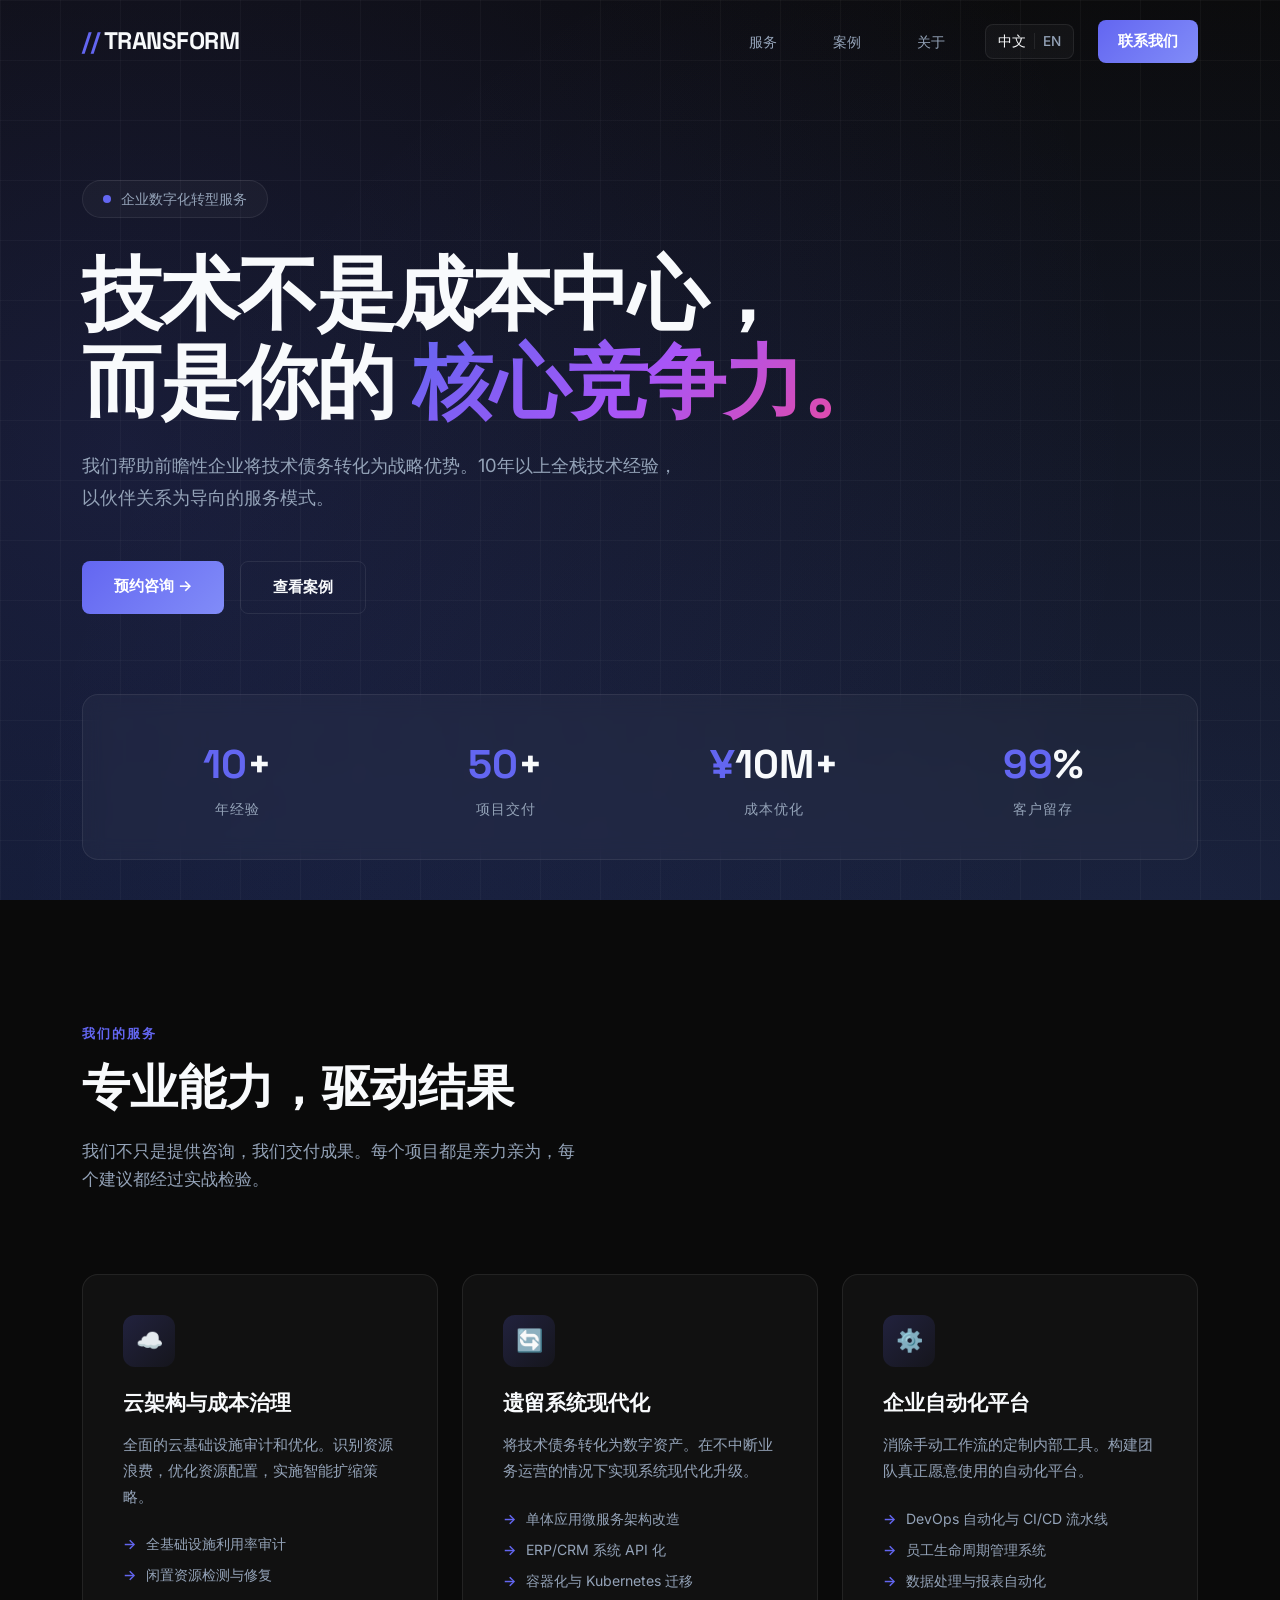
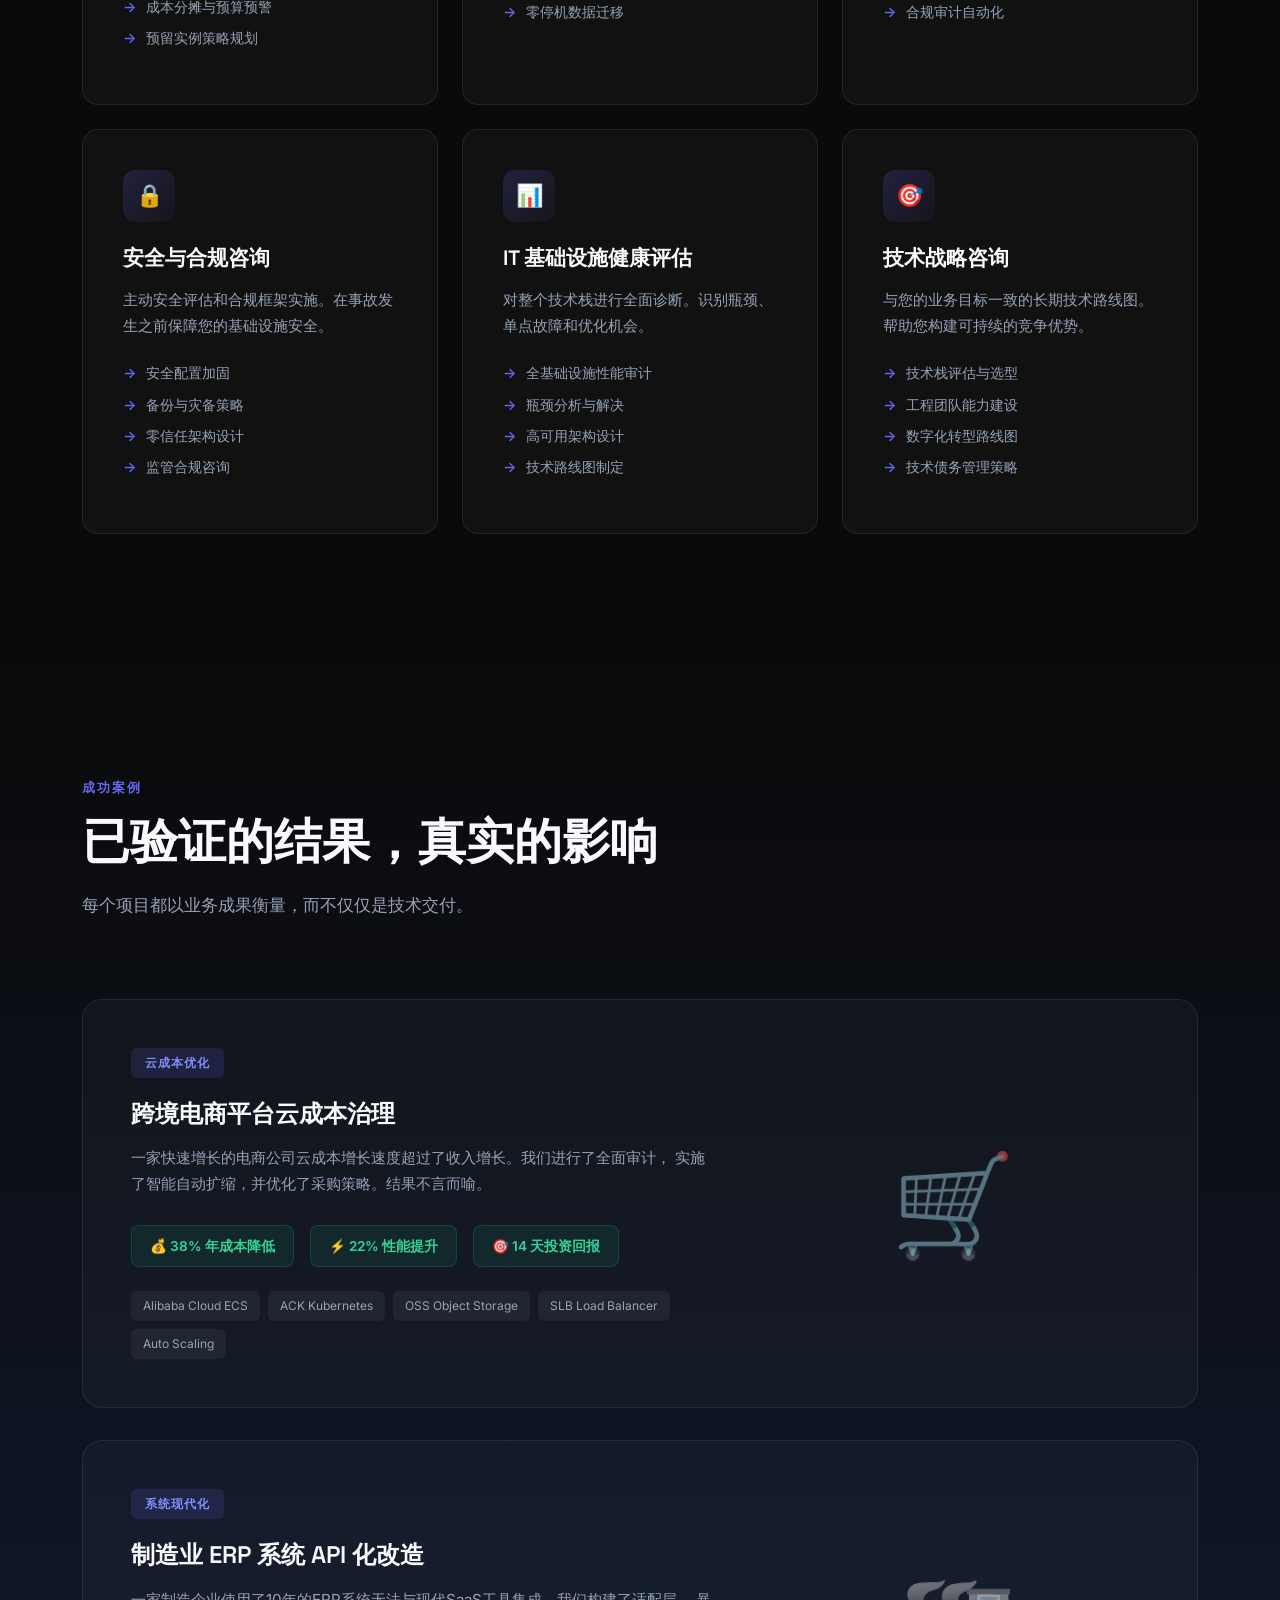
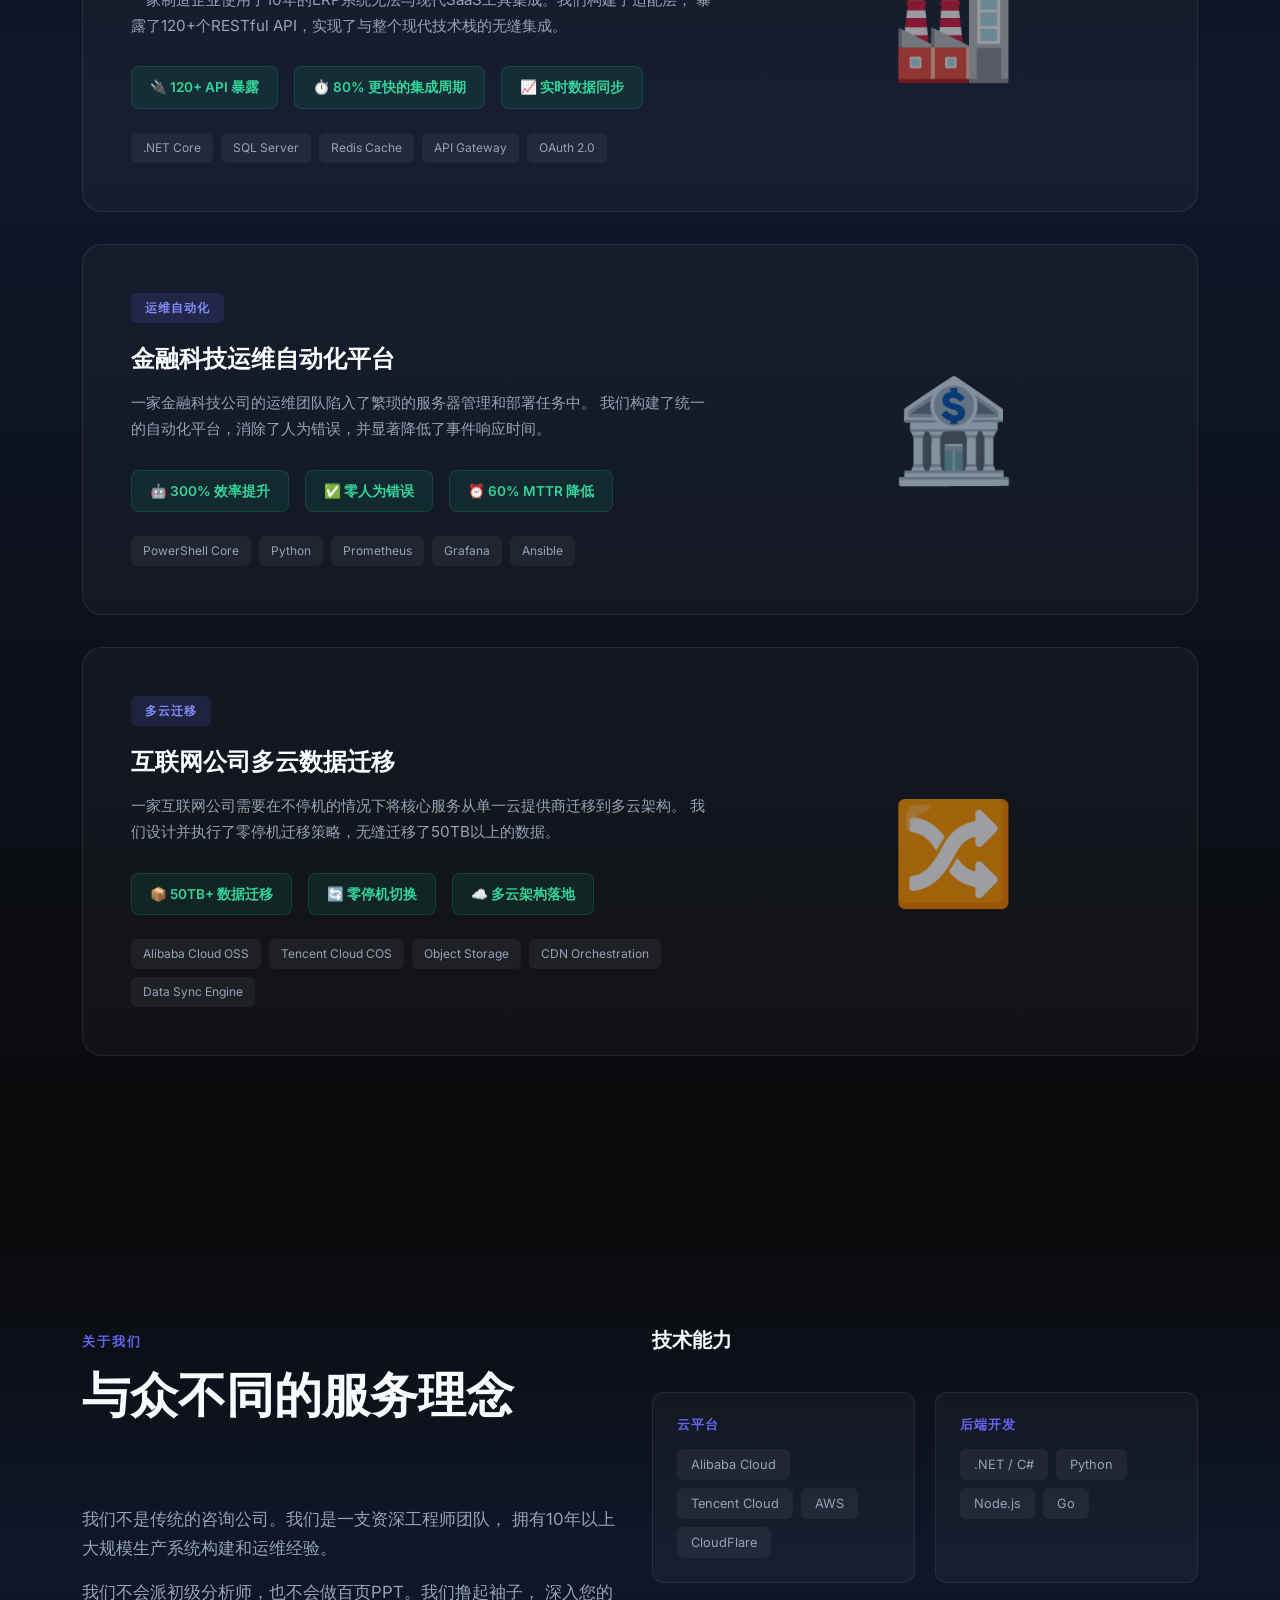
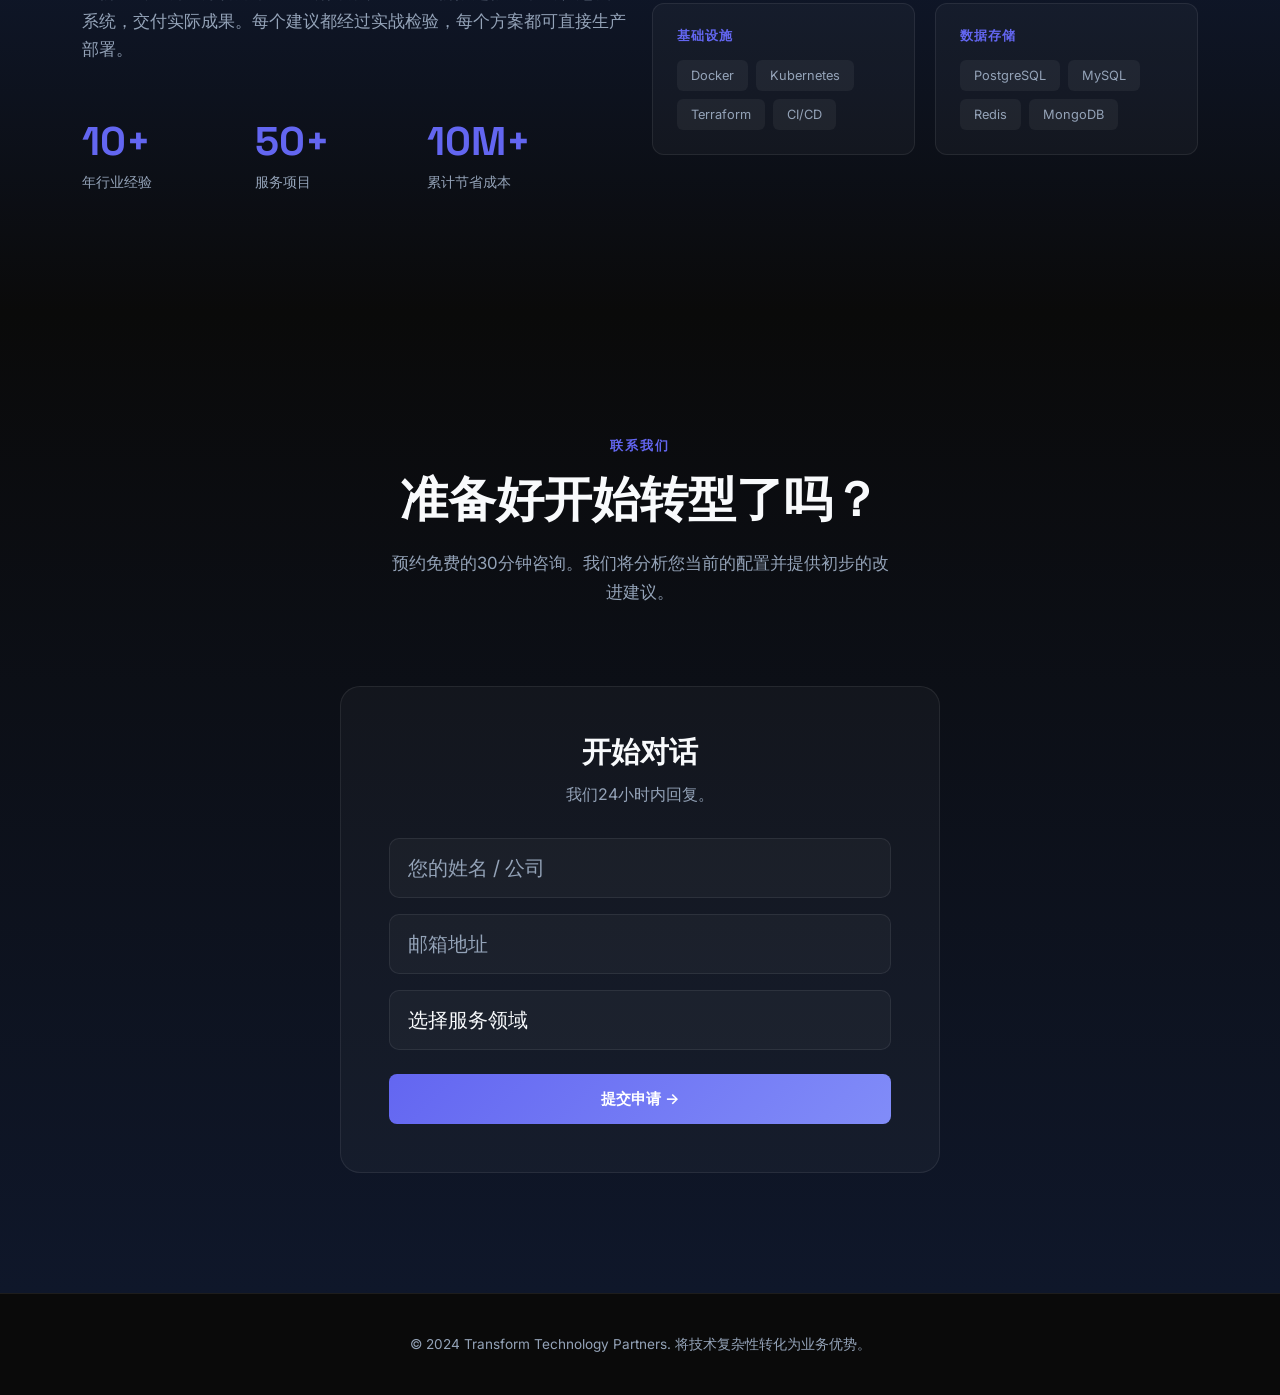
<file: index.html>
<!DOCTYPE html>
<html lang="zh-CN">
<head>
    <meta charset="UTF-8">
    <meta name="viewport" content="width=device-width, initial-scale=1.0">
    <link rel="icon" type="image/png" href="favicon.png">
    <link rel="manifest" href="manifest.json">
    <title>企业数字化转型 | ENTERPRISE DIGITAL TRANSFORMATION</title>
    <link href="https://cdn.jsdelivr.net/npm/bootstrap@5.3.0/dist/css/bootstrap.min.css" rel="stylesheet">
    <link href="https://fonts.googleapis.com/css2?family=Space+Grotesk:wght@300;400;500;600;700&family=Inter:wght@300;400;500;600&display=swap" rel="stylesheet">
    <style>
        :root {
            --primary: #0a0a0a;
            --accent: #6366f1;
            --accent-light: #818cf8;
            --text-primary: #f8fafc;
            --text-secondary: #94a3b8;
            --card-bg: rgba(255, 255, 255, 0.03);
            --card-border: rgba(255, 255, 255, 0.08);
        }

        * {
            margin: 0;
            padding: 0;
            box-sizing: border-box;
        }

        html {
            scroll-behavior: smooth;
        }

        body {
            font-family: 'Inter', -apple-system, BlinkMacSystemFont, 'PingFang SC', 'Microsoft YaHei', sans-serif;
            background: var(--primary);
            color: var(--text-primary);
            overflow-x: hidden;
        }

        h1, h2, h3, h4, h5, h6 {
            font-family: 'Space Grotesk', sans-serif;
        }

        /* Animated Background */
        .hero-bg {
            position: relative;
            min-height: 100vh;
            background: linear-gradient(180deg, #0a0a0a 0%, #0f172a 100%);
            overflow: hidden;
        }

        .hero-bg::before {
            content: '';
            position: absolute;
            top: -50%;
            left: -50%;
            width: 200%;
            height: 200%;
            background: radial-gradient(circle at 30% 50%, rgba(99, 102, 241, 0.15) 0%, transparent 50%),
                        radial-gradient(circle at 70% 80%, rgba(129, 140, 248, 0.1) 0%, transparent 50%);
            animation: pulse 20s ease-in-out infinite;
        }

        @keyframes pulse {
            0%, 100% { transform: translate(0, 0) rotate(0deg); }
            50% { transform: translate(2%, 2%) rotate(1deg); }
        }

        .grid-overlay {
            position: absolute;
            inset: 0;
            background-image: 
                linear-gradient(rgba(255,255,255,0.03) 1px, transparent 1px),
                linear-gradient(90deg, rgba(255,255,255,0.03) 1px, transparent 1px);
            background-size: 60px 60px;
            pointer-events: none;
        }

        /* Language Switcher */
        .lang-switcher {
            display: flex;
            align-items: center;
            gap: 8px;
            padding: 6px 12px;
            background: var(--card-bg);
            border: 1px solid var(--card-border);
            border-radius: 8px;
            cursor: pointer;
            transition: all 0.3s ease;
        }

        .lang-switcher:hover {
            border-color: var(--accent);
        }

        .lang-switcher span {
            font-size: 0.85rem;
            font-weight: 500;
            color: var(--text-secondary);
            transition: color 0.3s ease;
        }

        .lang-switcher span.active {
            color: var(--text-primary);
        }

        .lang-switcher .divider {
            width: 1px;
            height: 16px;
            background: var(--card-border);
        }

        /* Navigation */
        .nav-container {
            position: fixed;
            top: 0;
            left: 0;
            right: 0;
            z-index: 1000;
            padding: 20px 0;
            transition: all 0.4s ease;
        }

        .nav-container.scrolled {
            background: rgba(10, 10, 10, 0.8);
            backdrop-filter: blur(20px);
            padding: 12px 0;
            border-bottom: 1px solid var(--card-border);
        }

        .logo {
            font-family: 'Space Grotesk', sans-serif;
            font-weight: 700;
            font-size: 1.5rem;
            letter-spacing: -0.5px;
        }

        .logo-accent {
            color: var(--accent);
        }

        .nav-link {
            color: var(--text-secondary);
            font-size: 0.9rem;
            font-weight: 500;
            transition: color 0.3s ease;
            padding: 8px 16px !important;
        }

        .nav-link:hover {
            color: var(--text-primary);
        }

        /* Hero Section */
        .hero-content {
            position: relative;
            z-index: 10;
            padding-top: 20vh;
        }

        .hero-subtitle {
            display: inline-flex;
            align-items: center;
            gap: 10px;
            padding: 8px 20px;
            background: var(--card-bg);
            border: 1px solid var(--card-border);
            border-radius: 50px;
            font-size: 0.85rem;
            color: var(--text-secondary);
            margin-bottom: 32px;
        }

        .hero-subtitle::before {
            content: '';
            width: 8px;
            height: 8px;
            background: var(--accent);
            border-radius: 50%;
            animation: blink 2s infinite;
        }

        @keyframes blink {
            0%, 100% { opacity: 1; }
            50% { opacity: 0.3; }
        }

        .hero-title {
            font-size: clamp(2.5rem, 8vw, 5rem);
            font-weight: 700;
            line-height: 1.1;
            letter-spacing: -2px;
            margin-bottom: 24px;
        }

        .hero-title .gradient {
            background: linear-gradient(135deg, var(--accent) 0%, #a855f7 50%, #ec4899 100%);
            -webkit-background-clip: text;
            -webkit-text-fill-color: transparent;
            background-clip: text;
        }

        .hero-desc {
            font-size: 1.15rem;
            color: var(--text-secondary);
            max-width: 600px;
            line-height: 1.7;
            margin-bottom: 48px;
        }

        .cta-group {
            display: flex;
            gap: 16px;
            flex-wrap: wrap;
        }

        .btn-primary {
            background: linear-gradient(135deg, var(--accent) 0%, var(--accent-light) 100%);
            border: none;
            padding: 14px 32px;
            font-weight: 600;
            font-size: 0.95rem;
            border-radius: 8px;
            transition: all 0.3s ease;
            color: white;
        }

        .btn-primary:hover {
            transform: translateY(-2px);
            box-shadow: 0 20px 40px rgba(99, 102, 241, 0.3);
        }

        .btn-secondary {
            background: transparent;
            border: 1px solid var(--card-border);
            padding: 14px 32px;
            font-weight: 600;
            font-size: 0.95rem;
            border-radius: 8px;
            transition: all 0.3s ease;
            color: var(--text-primary);
        }

        .btn-secondary:hover {
            background: var(--card-bg);
            border-color: var(--accent);
        }

        /* Stats Bar */
        .stats-bar {
            display: flex;
            gap: 40px;
            padding: 40px;
            background: var(--card-bg);
            border: 1px solid var(--card-border);
            border-radius: 16px;
            margin-top: 80px;
            backdrop-filter: blur(10px);
        }

        .stat-item {
            flex: 1;
            text-align: center;
        }

        .stat-number {
            font-family: 'Space Grotesk', sans-serif;
            font-size: 2.5rem;
            font-weight: 700;
            color: var(--text-primary);
            margin-bottom: 4px;
        }

        .stat-number .accent {
            color: var(--accent);
        }

        .stat-label {
            font-size: 0.85rem;
            color: var(--text-secondary);
            text-transform: uppercase;
            letter-spacing: 1px;
        }

        /* Section Common */
        .section {
            padding: 120px 0;
            position: relative;
        }

        .section-header {
            margin-bottom: 80px;
        }

        .section-label {
            display: inline-block;
            font-size: 0.8rem;
            font-weight: 600;
            letter-spacing: 2px;
            text-transform: uppercase;
            color: var(--accent);
            margin-bottom: 16px;
        }

        .section-title {
            font-family: 'Space Grotesk', sans-serif;
            font-size: clamp(1.8rem, 4vw, 3rem);
            font-weight: 700;
            line-height: 1.2;
            margin-bottom: 20px;
        }

        .section-desc {
            color: var(--text-secondary);
            font-size: 1.05rem;
            max-width: 500px;
            line-height: 1.7;
        }

        /* Services Grid */
        .services-grid {
            display: grid;
            grid-template-columns: repeat(auto-fit, minmax(350px, 1fr));
            gap: 24px;
        }

        .service-card {
            background: var(--card-bg);
            border: 1px solid var(--card-border);
            border-radius: 16px;
            padding: 40px;
            transition: all 0.4s ease;
            position: relative;
            overflow: hidden;
        }

        .service-card::before {
            content: '';
            position: absolute;
            top: 0;
            left: 0;
            right: 0;
            height: 3px;
            background: linear-gradient(90deg, var(--accent), transparent);
            transform: scaleX(0);
            transform-origin: left;
            transition: transform 0.4s ease;
        }

        .service-card:hover {
            transform: translateY(-8px);
            border-color: rgba(99, 102, 241, 0.3);
            box-shadow: 0 30px 60px rgba(0, 0, 0, 0.3);
        }

        .service-card:hover::before {
            transform: scaleX(1);
        }

        .service-icon {
            width: 52px;
            height: 52px;
            background: linear-gradient(135deg, rgba(99, 102, 241, 0.2) 0%, rgba(99, 102, 241, 0.05) 100%);
            border-radius: 12px;
            display: flex;
            align-items: center;
            justify-content: center;
            font-size: 22px;
            margin-bottom: 24px;
        }

        .service-title {
            font-size: 1.3rem;
            font-weight: 600;
            margin-bottom: 16px;
        }

        .service-desc {
            color: var(--text-secondary);
            font-size: 0.95rem;
            line-height: 1.7;
            margin-bottom: 24px;
        }

        .service-features {
            list-style: none;
            padding: 0;
        }

        .service-features li {
            display: flex;
            align-items: center;
            gap: 10px;
            color: var(--text-secondary);
            font-size: 0.88rem;
            margin-bottom: 10px;
        }

        .service-features li::before {
            content: '→';
            color: var(--accent);
            font-weight: 600;
        }

        /* Case Studies */
        .case-study {
            background: var(--card-bg);
            border: 1px solid var(--card-border);
            border-radius: 20px;
            padding: 48px;
            margin-bottom: 32px;
            display: grid;
            grid-template-columns: 1.2fr 0.8fr;
            gap: 40px;
            align-items: center;
            transition: all 0.4s ease;
        }

        .case-study:hover {
            border-color: rgba(99, 102, 241, 0.3);
            transform: translateX(8px);
        }

        .case-badge {
            display: inline-flex;
            align-items: center;
            gap: 8px;
            padding: 6px 14px;
            background: rgba(99, 102, 241, 0.15);
            border-radius: 6px;
            font-size: 0.75rem;
            font-weight: 600;
            color: var(--accent-light);
            text-transform: uppercase;
            letter-spacing: 1px;
            margin-bottom: 20px;
        }

        .case-title {
            font-size: 1.5rem;
            font-weight: 600;
            margin-bottom: 16px;
            line-height: 1.3;
        }

        .case-desc {
            color: var(--text-secondary);
            font-size: 0.95rem;
            line-height: 1.7;
            margin-bottom: 28px;
        }

        .case-metrics {
            display: flex;
            gap: 16px;
            flex-wrap: wrap;
            margin-bottom: 24px;
        }

        .metric {
            padding: 10px 18px;
            background: rgba(16, 185, 129, 0.1);
            border: 1px solid rgba(16, 185, 129, 0.2);
            border-radius: 8px;
            font-size: 0.85rem;
            font-weight: 600;
            color: #34d399;
        }

        .case-tech {
            display: flex;
            flex-wrap: wrap;
            gap: 8px;
        }

        .case-tech span {
            padding: 6px 12px;
            background: rgba(255, 255, 255, 0.05);
            border-radius: 6px;
            font-size: 0.75rem;
            color: var(--text-secondary);
        }

        .case-visual {
            text-align: center;
            font-size: 100px;
            opacity: 0.6;
        }

        /* About Section */
        .about-section {
            background: linear-gradient(180deg, #0a0a0a 0%, #0f172a 50%, #0a0a0a 100%);
        }

        .tech-grid {
            display: grid;
            grid-template-columns: repeat(2, 1fr);
            gap: 20px;
            margin-top: 40px;
        }

        .tech-category {
            background: var(--card-bg);
            border: 1px solid var(--card-border);
            border-radius: 12px;
            padding: 24px;
        }

        .tech-category h6 {
            color: var(--accent);
            font-size: 0.8rem;
            font-weight: 600;
            text-transform: uppercase;
            letter-spacing: 1px;
            margin-bottom: 16px;
        }

        .tech-tags {
            display: flex;
            flex-wrap: wrap;
            gap: 8px;
        }

        .tech-tags span {
            padding: 6px 14px;
            background: rgba(255, 255, 255, 0.05);
            border-radius: 6px;
            font-size: 0.8rem;
            color: var(--text-secondary);
            transition: all 0.2s ease;
        }

        .tech-tags span:hover {
            background: rgba(99, 102, 241, 0.15);
            color: var(--accent-light);
        }

        /* Contact Section */
        .contact-section {
            background: linear-gradient(180deg, #0a0a0a 0%, #0f172a 100%);
        }

        .contact-card {
            background: var(--card-bg);
            border: 1px solid var(--card-border);
            border-radius: 20px;
            padding: 48px;
            max-width: 600px;
            margin: 0 auto;
        }

        .contact-card h3 {
            font-size: 1.8rem;
            font-weight: 600;
            margin-bottom: 12px;
            text-align: center;
        }

        .contact-card p {
            color: var(--text-secondary);
            text-align: center;
            margin-bottom: 32px;
        }

        .form-control {
            background: rgba(255, 255, 255, 0.03);
            border: 1px solid var(--card-border);
            color: var(--text-primary);
            padding: 14px 18px;
            border-radius: 10px;
            transition: all 0.3s ease;
        }

        .form-control:focus {
            background: rgba(255, 255, 255, 0.05);
            border-color: var(--accent);
            box-shadow: 0 0 0 4px rgba(99, 102, 241, 0.1);
            color: var(--text-primary);
        }

        .form-control::placeholder {
            color: var(--text-secondary);
        }

        .form-select {
            background: rgba(255, 255, 255, 0.03);
            border: 1px solid var(--card-border);
            color: var(--text-primary);
            padding: 14px 18px;
            border-radius: 10px;
        }

        .form-select:focus {
            background: rgba(255, 255, 255, 0.05);
            border-color: var(--accent);
            box-shadow: 0 0 0 4px rgba(99, 102, 241, 0.1);
        }

        .form-select option {
            background: #0f172a;
            color: #f8fafc;
        }

        /* Footer */
        footer {
            padding: 40px 0;
            border-top: 1px solid var(--card-border);
            background: var(--primary);
        }

        .footer-text {
            color: var(--text-secondary);
            font-size: 0.85rem;
        }

        /* Responsive */
        @media (max-width: 768px) {
            .stats-bar {
                flex-direction: column;
                gap: 24px;
                padding: 32px;
            }

            .case-study {
                grid-template-columns: 1fr;
                padding: 32px;
            }

            .case-visual {
                display: none;
            }

            .tech-grid {
                grid-template-columns: 1fr;
            }

            .services-grid {
                grid-template-columns: 1fr;
            }
        }

        /* Scroll reveal animation */
        .reveal {
            opacity: 0;
            transform: translateY(30px);
            transition: all 0.8s ease;
        }

        .reveal.active {
            opacity: 1;
            transform: translateY(0);
        }
    </style>
</head>
<body>
    <!-- Navigation -->
    <nav class="nav-container">
        <div class="container">
            <div class="d-flex align-items-center justify-content-between">
                <div class="logo">
                    <span class="logo-accent">//</span> <span data-i18n="nav.logo">TRANSFORM</span>
                </div>
                <div class="d-none d-md-flex align-items-center gap-4">
                    <a href="#services" class="nav-link" data-i18n="nav.services">服务</a>
                    <a href="#cases" class="nav-link" data-i18n="nav.cases">案例</a>
                    <a href="#about" class="nav-link" data-i18n="nav.about">关于</a>
                    <div class="lang-switcher" id="langSwitcher">
                        <span class="active" data-lang="zh">中文</span>
                        <div class="divider"></div>
                        <span data-lang="en">EN</span>
                    </div>
                    <a href="#contact" class="btn btn-primary btn-sm" style="padding: 10px 20px;" data-i18n="nav.contact">联系我们</a>
                </div>
                <div class="d-md-none">
                    <div class="lang-switcher" id="langSwitcherMobile">
                        <span class="active" data-lang="zh">中文</span>
                        <div class="divider"></div>
                        <span data-lang="en">EN</span>
                    </div>
                </div>
            </div>
        </div>
    </nav>

    <!-- Hero Section -->
    <section class="hero-bg">
        <div class="grid-overlay"></div>
        <div class="container">
            <div class="hero-content">
                <div class="hero-subtitle" data-i18n="hero.subtitle">企业数字化转型服务</div>
                <h1 class="hero-title">
                    <span data-i18n="hero.title.line1">技术不是成本中心，</span><br>
                    <span data-i18n="hero.title.line2">而是你的</span> <span class="gradient" data-i18n="hero.title.gradient">核心竞争力。</span>
                </h1>
                <p class="hero-desc" data-i18n="hero.desc">
                    我们帮助前瞻性企业将技术债务转化为战略优势。10年以上全栈技术经验，以伙伴关系为导向的服务模式。
                </p>
                <div class="cta-group">
                    <a href="#contact" class="btn btn-primary" data-i18n="hero.cta.primary">预约咨询 →</a>
                    <a href="#cases" class="btn btn-secondary" data-i18n="hero.cta.secondary">查看案例</a>
                </div>

                <div class="stats-bar reveal">
                    <div class="stat-item">
                        <div class="stat-number"><span class="accent">10</span>+</div>
                        <div class="stat-label" data-i18n="stats.years">年经验</div>
                    </div>
                    <div class="stat-item">
                        <div class="stat-number"><span class="accent">50</span>+</div>
                        <div class="stat-label" data-i18n="stats.projects">项目交付</div>
                    </div>
                    <div class="stat-item">
                        <div class="stat-number"><span class="accent">¥</span>10M+</div>
                        <div class="stat-label" data-i18n="stats.cost">成本优化</div>
                    </div>
                    <div class="stat-item">
                        <div class="stat-number"><span class="accent">99</span>%</div>
                        <div class="stat-label" data-i18n="stats.retention">客户留存</div>
                    </div>
                </div>
            </div>
        </div>
    </section>

    <!-- Services Section -->
    <section id="services" class="section">
        <div class="container">
            <div class="section-header reveal">
                <div class="section-label" data-i18n="services.label">我们的服务</div>
                <h2 class="section-title" data-i18n="services.title">专业能力，驱动结果</h2>
                <p class="section-desc" data-i18n="services.desc">
                    我们不只是提供咨询，我们交付成果。每个项目都是亲力亲为，每个建议都经过实战检验。
                </p>
            </div>

            <div class="services-grid">
                <div class="service-card reveal">
                    <div class="service-icon">☁️</div>
                    <h3 class="service-title" data-i18n="services.cloud.title">云架构与成本治理</h3>
                    <p class="service-desc" data-i18n="services.cloud.desc">
                        全面的云基础设施审计和优化。识别资源浪费，优化资源配置，实施智能扩缩策略。
                    </p>
                    <ul class="service-features">
                        <li data-i18n="services.cloud.f1">全基础设施利用率审计</li>
                        <li data-i18n="services.cloud.f2">闲置资源检测与修复</li>
                        <li data-i18n="services.cloud.f3">成本分摊与预算预警</li>
                        <li data-i18n="services.cloud.f4">预留实例策略规划</li>
                    </ul>
                </div>

                <div class="service-card reveal">
                    <div class="service-icon">🔄</div>
                    <h3 class="service-title" data-i18n="services.legacy.title">遗留系统现代化</h3>
                    <p class="service-desc" data-i18n="services.legacy.desc">
                        将技术债务转化为数字资产。在不中断业务运营的情况下实现系统现代化升级。
                    </p>
                    <ul class="service-features">
                        <li data-i18n="services.legacy.f1">单体应用微服务架构改造</li>
                        <li data-i18n="services.legacy.f2">ERP/CRM 系统 API 化</li>
                        <li data-i18n="services.legacy.f3">容器化与 Kubernetes 迁移</li>
                        <li data-i18n="services.legacy.f4">零停机数据迁移</li>
                    </ul>
                </div>

                <div class="service-card reveal">
                    <div class="service-icon">⚙️</div>
                    <h3 class="service-title" data-i18n="services.automation.title">企业自动化平台</h3>
                    <p class="service-desc" data-i18n="services.automation.desc">
                        消除手动工作流的定制内部工具。构建团队真正愿意使用的自动化平台。
                    </p>
                    <ul class="service-features">
                        <li data-i18n="services.automation.f1">DevOps 自动化与 CI/CD 流水线</li>
                        <li data-i18n="services.automation.f2">员工生命周期管理系统</li>
                        <li data-i18n="services.automation.f3">数据处理与报表自动化</li>
                        <li data-i18n="services.automation.f4">合规审计自动化</li>
                    </ul>
                </div>

                <div class="service-card reveal">
                    <div class="service-icon">🔒</div>
                    <h3 class="service-title" data-i18n="services.security.title">安全与合规咨询</h3>
                    <p class="service-desc" data-i18n="services.security.desc">
                        主动安全评估和合规框架实施。在事故发生之前保障您的基础设施安全。
                    </p>
                    <ul class="service-features">
                        <li data-i18n="services.security.f1">安全配置加固</li>
                        <li data-i18n="services.security.f2">备份与灾备策略</li>
                        <li data-i18n="services.security.f3">零信任架构设计</li>
                        <li data-i18n="services.security.f4">监管合规咨询</li>
                    </ul>
                </div>

                <div class="service-card reveal">
                    <div class="service-icon">📊</div>
                    <h3 class="service-title" data-i18n="services.health.title">IT 基础设施健康评估</h3>
                    <p class="service-desc" data-i18n="services.health.desc">
                        对整个技术栈进行全面诊断。识别瓶颈、单点故障和优化机会。
                    </p>
                    <ul class="service-features">
                        <li data-i18n="services.health.f1">全基础设施性能审计</li>
                        <li data-i18n="services.health.f2">瓶颈分析与解决</li>
                        <li data-i18n="services.health.f3">高可用架构设计</li>
                        <li data-i18n="services.health.f4">技术路线图制定</li>
                    </ul>
                </div>

                <div class="service-card reveal">
                    <div class="service-icon">🎯</div>
                    <h3 class="service-title" data-i18n="services.strategy.title">技术战略咨询</h3>
                    <p class="service-desc" data-i18n="services.strategy.desc">
                        与您的业务目标一致的长期技术路线图。帮助您构建可持续的竞争优势。
                    </p>
                    <ul class="service-features">
                        <li data-i18n="services.strategy.f1">技术栈评估与选型</li>
                        <li data-i18n="services.strategy.f2">工程团队能力建设</li>
                        <li data-i18n="services.strategy.f3">数字化转型路线图</li>
                        <li data-i18n="services.strategy.f4">技术债务管理策略</li>
                    </ul>
                </div>
            </div>
        </div>
    </section>

    <!-- Case Studies Section -->
    <section id="cases" class="section" style="background: linear-gradient(180deg, #0a0a0a 0%, #0f172a 50%, #0a0a0a 100%);">
        <div class="container">
            <div class="section-header reveal">
                <div class="section-label" data-i18n="cases.label">成功案例</div>
                <h2 class="section-title" data-i18n="cases.title">已验证的结果，真实的影响</h2>
                <p class="section-desc" data-i18n="cases.desc">
                    每个项目都以业务成果衡量，而不仅仅是技术交付。
                </p>
            </div>

            <div class="case-study reveal">
                <div>
                    <div class="case-badge" data-i18n="cases.c1.badge">云成本优化</div>
                    <h3 class="case-title" data-i18n="cases.c1.title">跨境电商平台云成本治理</h3>
                    <p class="case-desc" data-i18n="cases.c1.desc">
                        一家快速增长的电商公司云成本增长速度超过了收入增长。我们进行了全面审计，
                        实施了智能自动扩缩，并优化了采购策略。结果不言而喻。
                    </p>
                    <div class="case-metrics">
                        <div class="metric">💰 38% <span data-i18n="cases.c1.m1">年成本降低</span></div>
                        <div class="metric">⚡ 22% <span data-i18n="cases.c1.m2">性能提升</span></div>
                        <div class="metric">🎯 14 <span data-i18n="cases.c1.m3">天投资回报</span></div>
                    </div>
                    <div class="case-tech">
                        <span>Alibaba Cloud ECS</span>
                        <span>ACK Kubernetes</span>
                        <span>OSS Object Storage</span>
                        <span>SLB Load Balancer</span>
                        <span>Auto Scaling</span>
                    </div>
                </div>
                <div class="case-visual">🛒</div>
            </div>

            <div class="case-study reveal">
                <div>
                    <div class="case-badge" data-i18n="cases.c2.badge">系统现代化</div>
                    <h3 class="case-title" data-i18n="cases.c2.title">制造业 ERP 系统 API 化改造</h3>
                    <p class="case-desc" data-i18n="cases.c2.desc">
                        一家制造企业使用了10年的ERP系统无法与现代SaaS工具集成。我们构建了适配层，
                        暴露了120+个RESTful API，实现了与整个现代技术栈的无缝集成。
                    </p>
                    <div class="case-metrics">
                        <div class="metric">🔌 120+ <span data-i18n="cases.c2.m1">API 暴露</span></div>
                        <div class="metric">⏱️ 80% <span data-i18n="cases.c2.m2">更快的集成周期</span></div>
                        <div class="metric">📈 <span data-i18n="cases.c2.m3">实时数据同步</span></div>
                    </div>
                    <div class="case-tech">
                        <span>.NET Core</span>
                        <span>SQL Server</span>
                        <span>Redis Cache</span>
                        <span>API Gateway</span>
                        <span>OAuth 2.0</span>
                    </div>
                </div>
                <div class="case-visual">🏭</div>
            </div>

            <div class="case-study reveal">
                <div>
                    <div class="case-badge" data-i18n="cases.c3.badge">运维自动化</div>
                    <h3 class="case-title" data-i18n="cases.c3.title">金融科技运维自动化平台</h3>
                    <p class="case-desc" data-i18n="cases.c3.desc">
                        一家金融科技公司的运维团队陷入了繁琐的服务器管理和部署任务中。
                        我们构建了统一的自动化平台，消除了人为错误，并显著降低了事件响应时间。
                    </p>
                    <div class="case-metrics">
                        <div class="metric">🤖 300% <span data-i18n="cases.c3.m1">效率提升</span></div>
                        <div class="metric">✅ <span data-i18n="cases.c3.m2">零人为错误</span></div>
                        <div class="metric">⏰ 60% <span data-i18n="cases.c3.m3">MTTR 降低</span></div>
                    </div>
                    <div class="case-tech">
                        <span>PowerShell Core</span>
                        <span>Python</span>
                        <span>Prometheus</span>
                        <span>Grafana</span>
                        <span>Ansible</span>
                    </div>
                </div>
                <div class="case-visual">🏦</div>
            </div>

            <div class="case-study reveal">
                <div>
                    <div class="case-badge" data-i18n="cases.c4.badge">多云迁移</div>
                    <h3 class="case-title" data-i18n="cases.c4.title">互联网公司多云数据迁移</h3>
                    <p class="case-desc" data-i18n="cases.c4.desc">
                        一家互联网公司需要在不停机的情况下将核心服务从单一云提供商迁移到多云架构。
                        我们设计并执行了零停机迁移策略，无缝迁移了50TB以上的数据。
                    </p>
                    <div class="case-metrics">
                        <div class="metric">📦 50TB+ <span data-i18n="cases.c4.m1">数据迁移</span></div>
                        <div class="metric">🔄 <span data-i18n="cases.c4.m2">零停机切换</span></div>
                        <div class="metric">☁️ <span data-i18n="cases.c4.m3">多云架构落地</span></div>
                    </div>
                    <div class="case-tech">
                        <span>Alibaba Cloud OSS</span>
                        <span>Tencent Cloud COS</span>
                        <span>Object Storage</span>
                        <span>CDN Orchestration</span>
                        <span>Data Sync Engine</span>
                    </div>
                </div>
                <div class="case-visual">🔀</div>
            </div>
        </div>
    </section>

    <!-- About Section -->
    <section id="about" class="section about-section">
        <div class="container">
            <div class="row">
                <div class="col-lg-6">
                    <div class="section-header reveal">
                        <div class="section-label" data-i18n="about.label">关于我们</div>
                        <h2 class="section-title" data-i18n="about.title">与众不同的服务理念</h2>
                    </div>
                    <p class="section-desc reveal" style="max-width: none;" data-i18n="about.desc1">
                        我们不是传统的咨询公司。我们是一支资深工程师团队，
                        拥有10年以上大规模生产系统构建和运维经验。
                    </p>
                    <p class="section-desc reveal" style="max-width: none; margin-top: 16px;" data-i18n="about.desc2">
                        我们不会派初级分析师，也不会做百页PPT。我们撸起袖子，
                        深入您的系统，交付实际成果。每个建议都经过实战检验，每个方案都可直接生产部署。
                    </p>

                    <div class="row mt-5 reveal" style="gap: 30px;">
                        <div class="col-5 col-md-3">
                            <div style="font-family: 'Space Grotesk', sans-serif; font-size: 2.5rem; font-weight: 700; color: var(--accent);">10+</div>
                            <div style="color: var(--text-secondary); font-size: 0.85rem;" data-i18n="about.s1">年行业经验</div>
                        </div>
                        <div class="col-5 col-md-3">
                            <div style="font-family: 'Space Grotesk', sans-serif; font-size: 2.5rem; font-weight: 700; color: var(--accent);">50+</div>
                            <div style="color: var(--text-secondary); font-size: 0.85rem;" data-i18n="about.s2">服务项目</div>
                        </div>
                        <div class="col-5 col-md-3">
                            <div style="font-family: 'Space Grotesk', sans-serif; font-size: 2.5rem; font-weight: 700; color: var(--accent);">10M+</div>
                            <div style="color: var(--text-secondary); font-size: 0.85rem;" data-i18n="about.s3">累计节省成本</div>
                        </div>
                    </div>
                </div>
                <div class="col-lg-6">
                    <div class="reveal">
                        <h5 class="fw-bold mb-4" style="font-family: 'Space Grotesk';" data-i18n="about.tech">技术能力</h5>
                        <div class="tech-grid">
                            <div class="tech-category">
                                <h6 data-i18n="about.cloud">云平台</h6>
                                <div class="tech-tags">
                                    <span>Alibaba Cloud</span>
                                    <span>Tencent Cloud</span>
                                    <span>AWS</span>
                                    <span>CloudFlare</span>
                                </div>
                            </div>
                            <div class="tech-category">
                                <h6 data-i18n="about.backend">后端开发</h6>
                                <div class="tech-tags">
                                    <span>.NET / C#</span>
                                    <span>Python</span>
                                    <span>Node.js</span>
                                    <span>Go</span>
                                </div>
                            </div>
                            <div class="tech-category">
                                <h6 data-i18n="about.infra">基础设施</h6>
                                <div class="tech-tags">
                                    <span>Docker</span>
                                    <span>Kubernetes</span>
                                    <span>Terraform</span>
                                    <span>CI/CD</span>
                                </div>
                            </div>
                            <div class="tech-category">
                                <h6 data-i18n="about.storage">数据存储</h6>
                                <div class="tech-tags">
                                    <span>PostgreSQL</span>
                                    <span>MySQL</span>
                                    <span>Redis</span>
                                    <span>MongoDB</span>
                                </div>
                            </div>
                        </div>
                    </div>
                </div>
            </div>
        </div>
    </section>

    <!-- Contact Section -->
    <section id="contact" class="section contact-section">
        <div class="container">
            <div class="section-header text-center reveal">
                <div class="section-label" data-i18n="contact.label">联系我们</div>
                <h2 class="section-title" data-i18n="contact.title">准备好开始转型了吗？</h2>
                <p class="section-desc mx-auto" data-i18n="contact.desc">
                    预约免费的30分钟咨询。我们将分析您当前的配置并提供初步的改进建议。
                </p>
            </div>

            <div class="contact-card reveal">
                <h3 data-i18n="contact.card.title">开始对话</h3>
                <p data-i18n="contact.card.desc">我们24小时内回复。</p>
                <form>
                    <div class="mb-3">
                        <input type="text" class="form-control form-control-lg" data-i18n-placeholder="contact.form.name" placeholder="您的姓名 / 公司">
                    </div>
                    <div class="mb-3">
                        <input type="email" class="form-control form-control-lg" data-i18n-placeholder="contact.form.email" placeholder="邮箱地址">
                    </div>
                    <div class="mb-4">
                        <select class="form-select form-select-lg">
                            <option value="" data-i18n="contact.form.select">选择服务领域</option>
                            <option data-i18n="contact.form.o1">云成本优化</option>
                            <option data-i18n="contact.form.o2">遗留系统现代化</option>
                            <option data-i18n="contact.form.o3">企业自动化</option>
                            <option data-i18n="contact.form.o4">安全与合规</option>
                            <option data-i18n="contact.form.o5">基础设施评估</option>
                            <option data-i18n="contact.form.o6">技术战略咨询</option>
                        </select>
                    </div>
                    <button type="submit" class="btn btn-primary w-100 btn-lg" data-i18n="contact.form.submit">
                        提交申请 →
                    </button>
                </form>
            </div>
        </div>
    </section>

    <!-- Footer -->
    <footer>
        <div class="container text-center">
            <div class="footer-text" data-i18n="footer.text">
                © 2024 Transform Technology Partners. 将技术复杂性转化为业务优势。
            </div>
        </div>
    </footer>

    <script src="https://cdn.jsdelivr.net/npm/bootstrap@5.3.0/dist/js/bootstrap.bundle.min.js"></script>
    <script>
        // i18n translations
        const translations = {
            zh: {
                "nav.logo": "TRANSFORM",
                "nav.services": "服务",
                "nav.cases": "案例",
                "nav.about": "关于",
                "nav.contact": "联系我们",
                "hero.subtitle": "企业数字化转型服务",
                "hero.title.line1": "技术不是成本中心，",
                "hero.title.line2": "而是你的",
                "hero.title.gradient": "核心竞争力。",
                "hero.desc": "我们帮助前瞻性企业将技术债务转化为战略优势。10年以上全栈技术经验，以伙伴关系为导向的服务模式。",
                "hero.cta.primary": "预约咨询 →",
                "hero.cta.secondary": "查看案例",
                "stats.years": "年经验",
                "stats.projects": "项目交付",
                "stats.cost": "成本优化",
                "stats.retention": "客户留存",
                "services.label": "我们的服务",
                "services.title": "专业能力，驱动结果",
                "services.desc": "我们不只是提供咨询，我们交付成果。每个项目都是亲力亲为，每个建议都经过实战检验。",
                "services.cloud.title": "云架构与成本治理",
                "services.cloud.desc": "全面的云基础设施审计和优化。识别资源浪费，优化资源配置，实施智能扩缩策略。",
                "services.cloud.f1": "全基础设施利用率审计",
                "services.cloud.f2": "闲置资源检测与修复",
                "services.cloud.f3": "成本分摊与预算预警",
                "services.cloud.f4": "预留实例策略规划",
                "services.legacy.title": "遗留系统现代化",
                "services.legacy.desc": "将技术债务转化为数字资产。在不中断业务运营的情况下实现系统现代化升级。",
                "services.legacy.f1": "单体应用微服务架构改造",
                "services.legacy.f2": "ERP/CRM 系统 API 化",
                "services.legacy.f3": "容器化与 Kubernetes 迁移",
                "services.legacy.f4": "零停机数据迁移",
                "services.automation.title": "企业自动化平台",
                "services.automation.desc": "消除手动工作流的定制内部工具。构建团队真正愿意使用的自动化平台。",
                "services.automation.f1": "DevOps 自动化与 CI/CD 流水线",
                "services.automation.f2": "员工生命周期管理系统",
                "services.automation.f3": "数据处理与报表自动化",
                "services.automation.f4": "合规审计自动化",
                "services.security.title": "安全与合规咨询",
                "services.security.desc": "主动安全评估和合规框架实施。在事故发生之前保障您的基础设施安全。",
                "services.security.f1": "安全配置加固",
                "services.security.f2": "备份与灾备策略",
                "services.security.f3": "零信任架构设计",
                "services.security.f4": "监管合规咨询",
                "services.health.title": "IT 基础设施健康评估",
                "services.health.desc": "对整个技术栈进行全面诊断。识别瓶颈、单点故障和优化机会。",
                "services.health.f1": "全基础设施性能审计",
                "services.health.f2": "瓶颈分析与解决",
                "services.health.f3": "高可用架构设计",
                "services.health.f4": "技术路线图制定",
                "services.strategy.title": "技术战略咨询",
                "services.strategy.desc": "与您的业务目标一致的长期技术路线图。帮助您构建可持续的竞争优势。",
                "services.strategy.f1": "技术栈评估与选型",
                "services.strategy.f2": "工程团队能力建设",
                "services.strategy.f3": "数字化转型路线图",
                "services.strategy.f4": "技术债务管理策略",
                "cases.label": "成功案例",
                "cases.title": "已验证的结果，真实的影响",
                "cases.desc": "每个项目都以业务成果衡量，而不仅仅是技术交付。",
                "cases.c1.badge": "云成本优化",
                "cases.c1.title": "跨境电商平台云成本治理",
                "cases.c1.desc": "一家快速增长的电商公司云成本增长速度超过了收入增长。我们进行了全面审计，实施了智能自动扩缩，并优化了采购策略。结果不言而喻。",
                "cases.c1.m1": "年成本降低",
                "cases.c1.m2": "性能提升",
                "cases.c1.m3": "天投资回报",
                "cases.c2.badge": "系统现代化",
                "cases.c2.title": "制造业 ERP 系统 API 化改造",
                "cases.c2.desc": "一家制造企业使用了10年的ERP系统无法与现代SaaS工具集成。我们构建了适配层，暴露了120+个RESTful API，实现了与整个现代技术栈的无缝集成。",
                "cases.c2.m1": "API 暴露",
                "cases.c2.m2": "更快的集成周期",
                "cases.c2.m3": "实时数据同步",
                "cases.c3.badge": "运维自动化",
                "cases.c3.title": "金融科技运维自动化平台",
                "cases.c3.desc": "一家金融科技公司的运维团队陷入了繁琐的服务器管理和部署任务中。我们构建了统一的自动化平台，消除了人为错误，并显著降低了事件响应时间。",
                "cases.c3.m1": "效率提升",
                "cases.c3.m2": "零人为错误",
                "cases.c3.m3": "MTTR 降低",
                "cases.c4.badge": "多云迁移",
                "cases.c4.title": "互联网公司多云数据迁移",
                "cases.c4.desc": "一家互联网公司需要在不停机的情况下将核心服务从单一云提供商迁移到多云架构。我们设计并执行了零停机迁移策略，无缝迁移了50TB以上的数据。",
                "cases.c4.m1": "数据迁移",
                "cases.c4.m2": "零停机切换",
                "cases.c4.m3": "多云架构落地",
                "about.label": "关于我们",
                "about.title": "与众不同的服务理念",
                "about.desc1": "我们不是传统的咨询公司。我们是一支资深工程师团队，拥有10年以上大规模生产系统构建和运维经验。",
                "about.desc2": "我们不会派初级分析师，也不会做百页PPT。我们撸起袖子，深入您的系统，交付实际成果。每个建议都经过实战检验，每个方案都可直接生产部署。",
                "about.s1": "年行业经验",
                "about.s2": "服务项目",
                "about.s3": "累计节省成本",
                "about.tech": "技术能力",
                "about.cloud": "云平台",
                "about.backend": "后端开发",
                "about.infra": "基础设施",
                "about.storage": "数据存储",
                "contact.label": "联系我们",
                "contact.title": "准备好开始转型了吗？",
                "contact.desc": "预约免费的30分钟咨询。我们将分析您当前的配置并提供初步的改进建议。",
                "contact.card.title": "开始对话",
                "contact.card.desc": "我们24小时内回复。",
                "contact.form.name": "您的姓名 / 公司",
                "contact.form.email": "邮箱地址",
                "contact.form.select": "选择服务领域",
                "contact.form.o1": "云成本优化",
                "contact.form.o2": "遗留系统现代化",
                "contact.form.o3": "企业自动化",
                "contact.form.o4": "安全与合规",
                "contact.form.o5": "基础设施评估",
                "contact.form.o6": "技术战略咨询",
                "contact.form.submit": "提交申请 →",
                "footer.text": "© 2024 Transform Technology Partners. 将技术复杂性转化为业务优势。"
            },
            en: {
                "nav.logo": "TRANSFORM",
                "nav.services": "Services",
                "nav.cases": "Case Studies",
                "nav.about": "About",
                "nav.contact": "Contact",
                "hero.subtitle": "Enterprise Digital Transformation",
                "hero.title.line1": "Technology is not a cost center.",
                "hero.title.line2": "It's your",
                "hero.title.gradient": "competitive edge.",
                "hero.desc": "We help forward-thinking companies turn technical debt into strategic advantage. 10+ years of full-stack expertise delivered through a partnership-first approach.",
                "hero.cta.primary": "Schedule Consultation →",
                "hero.cta.secondary": "View Our Work",
                "stats.years": "Years Experience",
                "stats.projects": "Projects Delivered",
                "stats.cost": "Cost Optimized",
                "stats.retention": "Client Retention",
                "services.label": "What We Do",
                "services.title": "Expertise That Drives Results",
                "services.desc": "We don't just advise — we deliver. Every engagement is hands-on, every recommendation is battle-tested.",
                "services.cloud.title": "Cloud Architecture & Cost Governance",
                "services.cloud.desc": "Comprehensive cloud infrastructure audit and optimization. We identify waste, right-size resources, and implement intelligent scaling strategies.",
                "services.cloud.f1": "Full infrastructure utilization audit",
                "services.cloud.f2": "Idle resource detection & remediation",
                "services.cloud.f3": "Cost allocation & budget alerting",
                "services.cloud.f4": "Reserved instance strategy planning",
                "services.legacy.title": "Legacy System Modernization",
                "services.legacy.desc": "Transform technical debt into digital assets. We modernize aging systems without disrupting your business operations.",
                "services.legacy.f1": "Monolith to microservices transformation",
                "services.legacy.f2": "API layer for legacy ERP/CRM systems",
                "services.legacy.f3": "Containerization & Kubernetes migration",
                "services.legacy.f4": "Zero-downtime data migration",
                "services.automation.title": "Enterprise Automation Platforms",
                "services.automation.desc": "Custom internal tools that eliminate manual workflows. We build automation platforms your team actually wants to use.",
                "services.automation.f1": "DevOps automation & CI/CD pipelines",
                "services.automation.f2": "Employee lifecycle management systems",
                "services.automation.f3": "Data processing & reporting automation",
                "services.automation.f4": "Compliance audit automation",
                "services.security.title": "Security & Compliance Advisory",
                "services.security.desc": "Proactive security assessment and compliance framework implementation. We secure your infrastructure before incidents happen.",
                "services.security.f1": "Security configuration hardening",
                "services.security.f2": "Backup & disaster recovery strategy",
                "services.security.f3": "Zero-trust architecture design",
                "services.security.f4": "Regulatory compliance consulting",
                "services.health.title": "IT Infrastructure Health Assessment",
                "services.health.desc": "A comprehensive diagnostic of your entire technology stack. We identify bottlenecks, single points of failure, and optimization opportunities.",
                "services.health.f1": "Full infrastructure performance audit",
                "services.health.f2": "Bottleneck analysis & resolution",
                "services.health.f3": "High-availability architecture design",
                "services.health.f4": "Technology roadmap development",
                "services.strategy.title": "Technical Strategy Consulting",
                "services.strategy.desc": "Long-term technology roadmap aligned with your business objectives. We help you build sustainable competitive advantage.",
                "services.strategy.f1": "Technology stack evaluation & selection",
                "services.strategy.f2": "Engineering team capability building",
                "services.strategy.f3": "Digital transformation roadmap",
                "services.strategy.f4": "Technical debt management strategy",
                "cases.label": "Case Studies",
                "cases.title": "Proven Results, Real Impact",
                "cases.desc": "Every engagement is measured by business outcomes, not just technical deliverables.",
                "cases.c1.badge": "Cloud Cost Optimization",
                "cases.c1.title": "Cross-Border E-Commerce Platform Cloud Cost Reduction",
                "cases.c1.desc": "A fast-growing e-commerce company saw cloud costs growing faster than revenue. We conducted a comprehensive audit, implemented intelligent auto-scaling, and optimized purchasing strategies. The results spoke for themselves.",
                "cases.c1.m1": "Annual Cost Reduction",
                "cases.c1.m2": "Performance Improvement",
                "cases.c1.m3": "Day ROI",
                "cases.c2.badge": "System Modernization",
                "cases.c2.title": "Manufacturing ERP System API Enablement",
                "cases.c2.desc": "A manufacturing firm was locked into a 10-year-old ERP system that couldn't integrate with modern SaaS tools. We built an adapter layer that exposed 120+ RESTful APIs, enabling seamless integration with their entire modern stack.",
                "cases.c2.m1": "APIs Exposed",
                "cases.c2.m2": "Faster Integration Cycle",
                "cases.c2.m3": "Real-Time Data Sync",
                "cases.c3.badge": "Operations Automation",
                "cases.c3.title": "FinTech Operations Automation Platform",
                "cases.c3.desc": "A fintech company's operations team was drowning in manual server management and deployment tasks. We built a unified automation platform that eliminated human error and dramatically reduced MTTR for incidents.",
                "cases.c3.m1": "Efficiency Gain",
                "cases.c3.m2": "Zero Manual Errors",
                "cases.c3.m3": "MTTR Reduction",
                "cases.c4.badge": "Multi-Cloud Migration",
                "cases.c4.title": "Internet Company Multi-Cloud Data Migration",
                "cases.c4.desc": "An internet company needed to migrate core services from a single cloud provider to a multi-cloud architecture without downtime. We designed and executed a zero-downtime migration strategy that moved 50TB+ of data seamlessly.",
                "cases.c4.m1": "Data Migrated",
                "cases.c4.m2": "Zero Downtime Cutover",
                "cases.c4.m3": "Multi-Cloud Architecture",
                "about.label": "About Us",
                "about.title": "Built Different.",
                "about.desc1": "We're not your typical consulting firm. We're a small team of senior engineers who've spent 10+ years building and operating production systems at scale.",
                "about.desc2": "We don't bring in junior analysts or present 100-slide powerpoints. We roll up our sleeves, dive into your systems, and deliver actual results. Every recommendation is battle-tested. Every solution is production-ready.",
                "about.s1": "Years Experience",
                "about.s2": "Projects",
                "about.s3": "Cost Saved",
                "about.tech": "Technology Expertise",
                "about.cloud": "Cloud Platforms",
                "about.backend": "Backend Development",
                "about.infra": "Infrastructure",
                "about.storage": "Data Storage",
                "contact.label": "Get In Touch",
                "contact.title": "Ready to Transform?",
                "contact.desc": "Schedule a free 30-minute consultation. We'll analyze your current setup and provide preliminary improvement recommendations.",
                "contact.card.title": "Start the Conversation",
                "contact.card.desc": "We respond within 24 hours.",
                "contact.form.name": "Your Name / Company",
                "contact.form.email": "Email Address",
                "contact.form.select": "Select Service Area",
                "contact.form.o1": "Cloud Cost Optimization",
                "contact.form.o2": "Legacy System Modernization",
                "contact.form.o3": "Enterprise Automation",
                "contact.form.o4": "Security & Compliance",
                "contact.form.o5": "Infrastructure Assessment",
                "contact.form.o6": "Technical Strategy",
                "contact.form.submit": "Submit Request →",
                "footer.text": "© 2024 Transform Technology Partners. Turning technical complexity into business advantage."
            }
        };

        // Language switching function
        let currentLang = 'zh';

        function switchLanguage(lang) {
            currentLang = lang;
            const t = translations[lang];
            
            // Update all text content
            document.querySelectorAll('[data-i18n]').forEach(el => {
                const key = el.getAttribute('data-i18n');
                if (t[key]) {
                    el.textContent = t[key];
                }
            });

            // Update placeholders
            document.querySelectorAll('[data-i18n-placeholder]').forEach(el => {
                const key = el.getAttribute('data-i18n-placeholder');
                if (t[key]) {
                    el.placeholder = t[key];
                }
            });

            // Update lang switcher active state
            document.querySelectorAll('.lang-switcher span').forEach(span => {
                if (span.getAttribute('data-lang') === lang) {
                    span.classList.add('active');
                } else {
                    span.classList.remove('active');
                }
            });

            // Update HTML lang attribute
            document.documentElement.lang = lang === 'zh' ? 'zh-CN' : 'en';

            // Save preference
            localStorage.setItem('preferred-lang', lang);
        }

        // Initialize language switcher
        document.querySelectorAll('.lang-switcher').forEach(switcher => {
            switcher.querySelectorAll('span').forEach(span => {
                span.addEventListener('click', () => {
                    const lang = span.getAttribute('data-lang');
                    if (lang) {
                        switchLanguage(lang);
                    }
                });
            });
        });

        // Load saved language preference
        const savedLang = localStorage.getItem('preferred-lang');
        if (savedLang) {
            switchLanguage(savedLang);
        }

        // Navbar scroll effect
        window.addEventListener('scroll', function() {
            const nav = document.querySelector('.nav-container');
            if (window.scrollY > 50) {
                nav.classList.add('scrolled');
            } else {
                nav.classList.remove('scrolled');
            }
        });

        // Scroll reveal animation
        function reveal() {
            const reveals = document.querySelectorAll('.reveal');
            
            reveals.forEach(element => {
                const windowHeight = window.innerHeight;
                const elementTop = element.getBoundingClientRect().top;
                const elementVisible = 150;
                
                if (elementTop < windowHeight - elementVisible) {
                    element.classList.add('active');
                }
            });
        }

        window.addEventListener('scroll', reveal);
        window.addEventListener('load', reveal);

        // Smooth scroll for anchor links
        document.querySelectorAll('a[href^="#"]').forEach(anchor => {
            anchor.addEventListener('click', function(e) {
                e.preventDefault();
                const target = document.querySelector(this.getAttribute('href'));
                if (target) {
                    target.scrollIntoView({
                        behavior: 'smooth',
                        block: 'start'
                    });
                }
            });
        });
    </script>
    <script>
        if ('serviceWorker' in navigator) {
            navigator.serviceWorker.register('/sw.js');
        }
    </script>
</body>
</html>
</file>
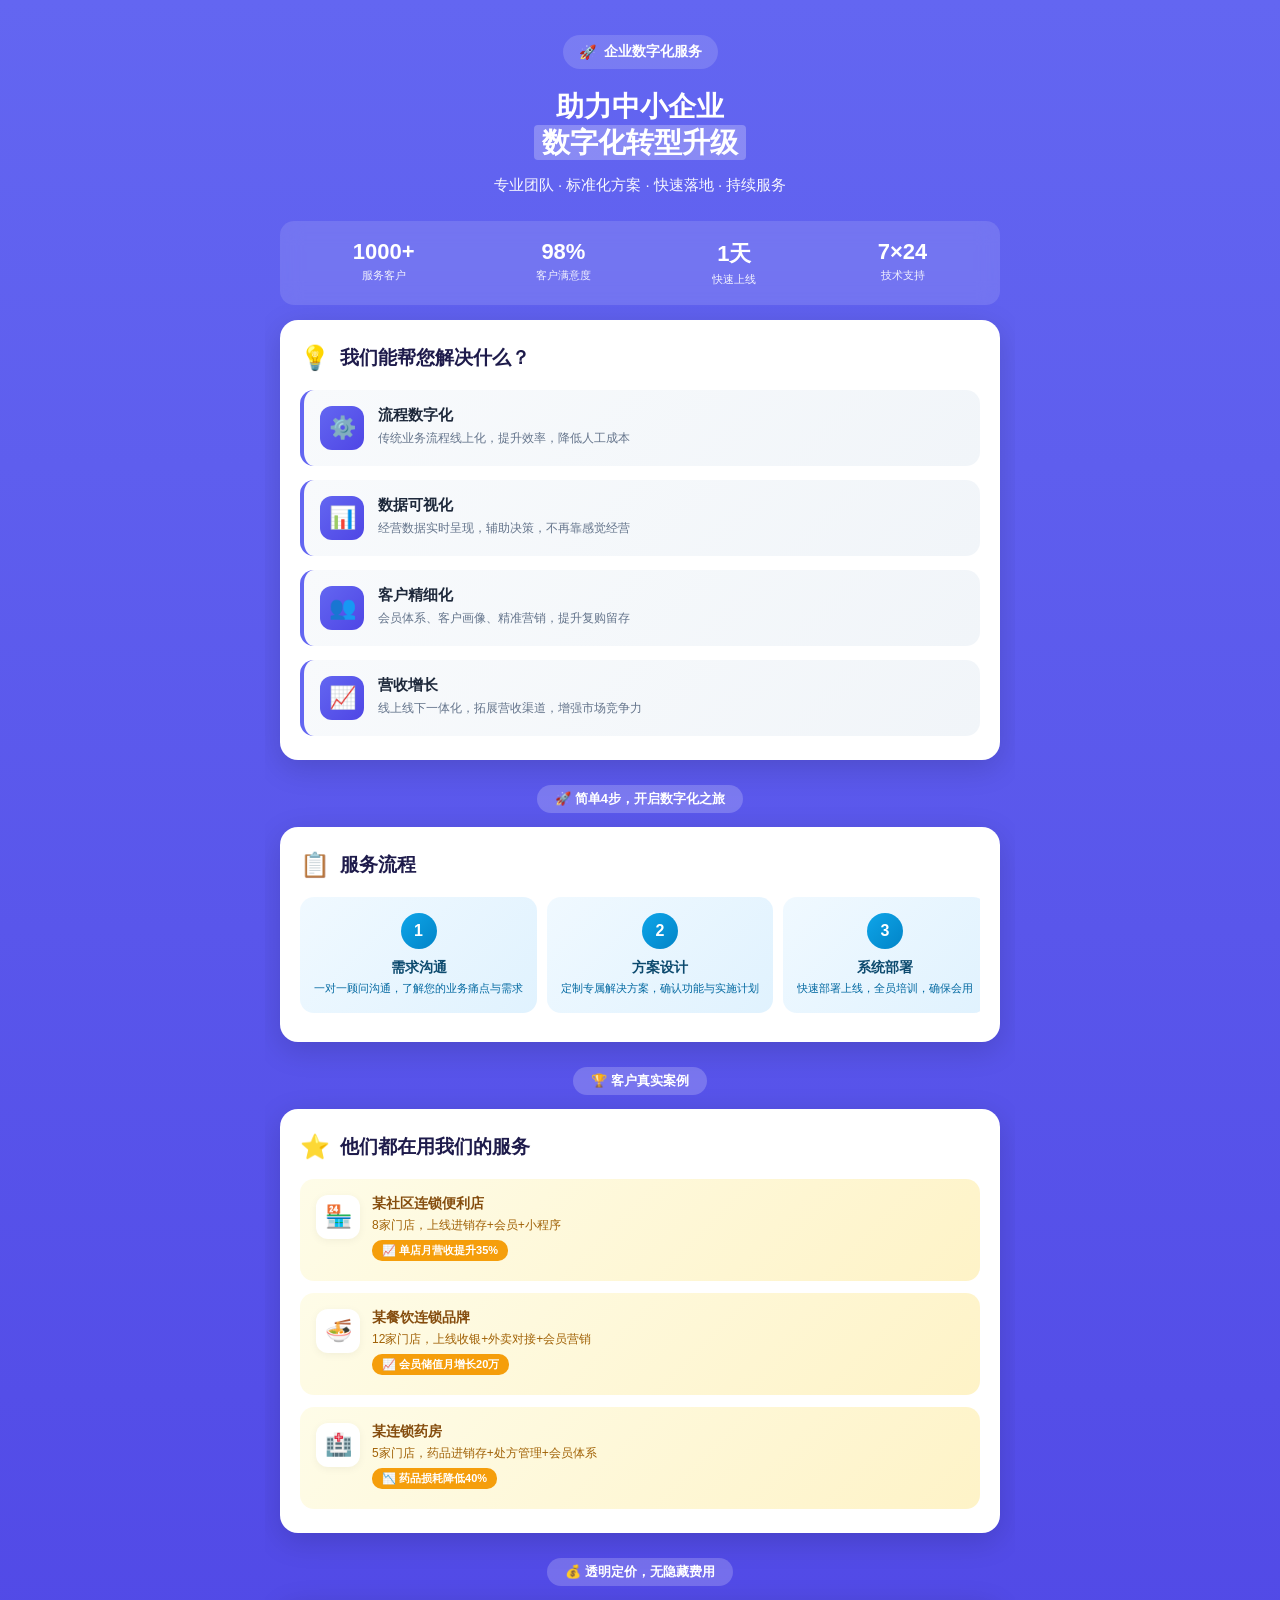
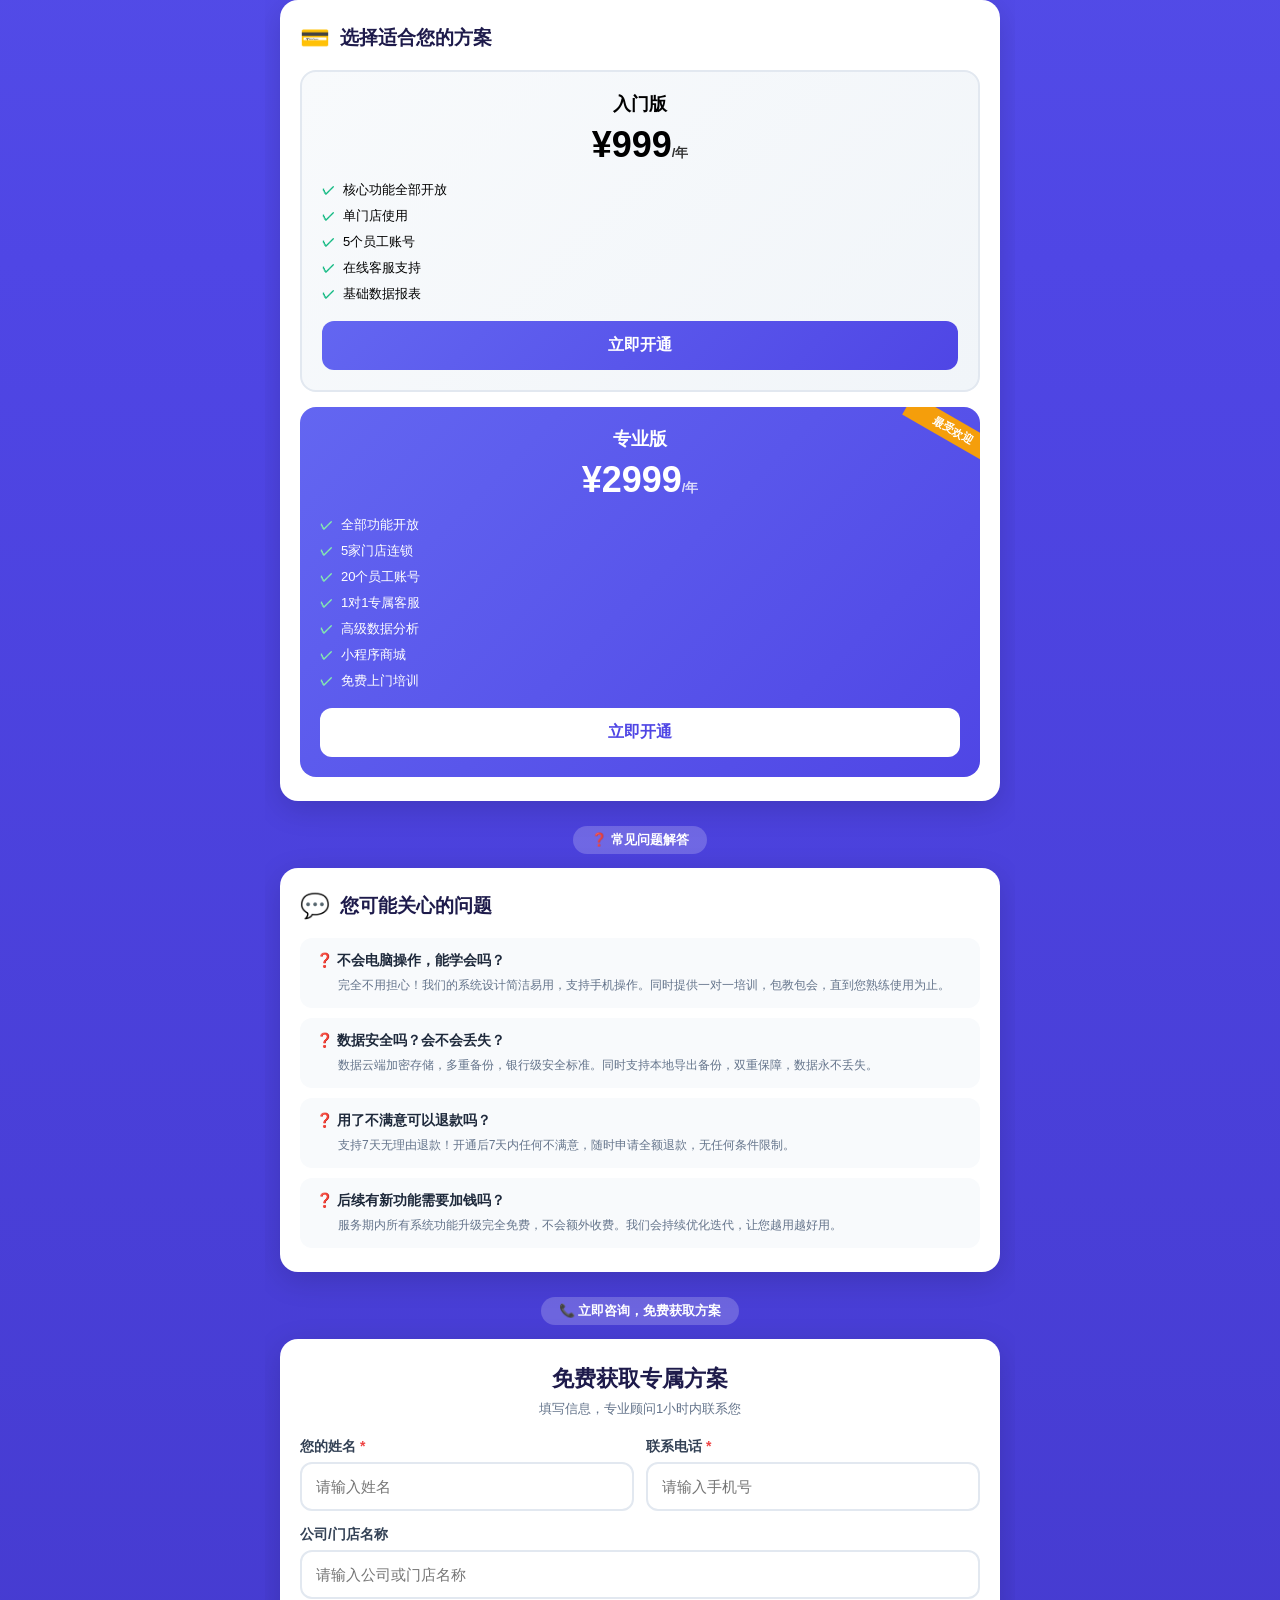
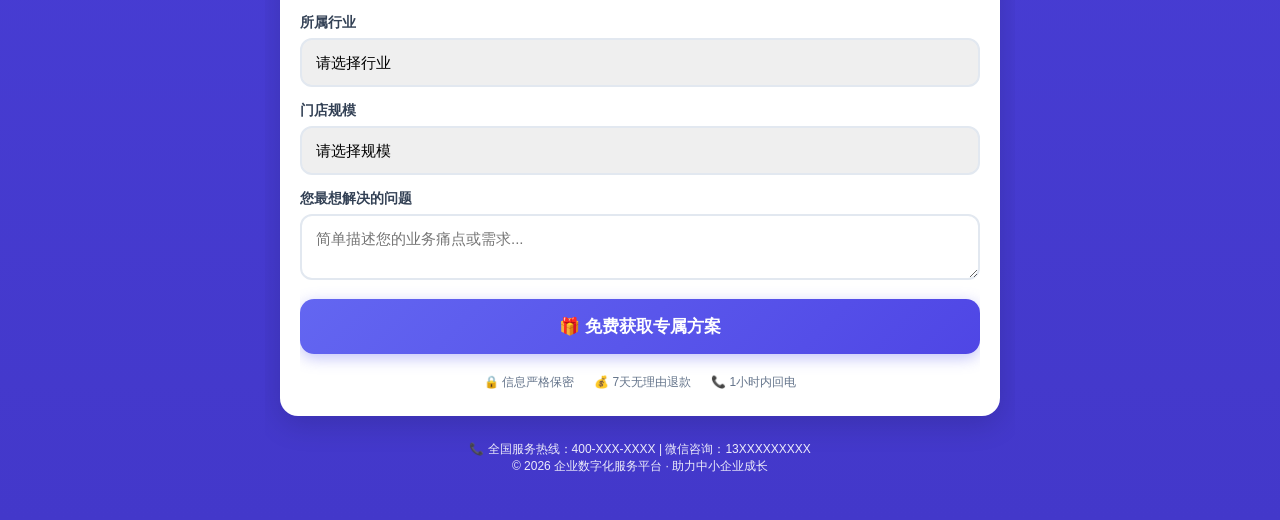
<file: landing.html>
<!DOCTYPE html>
<html lang="zh-CN">
<head>
    <meta charset="UTF-8">
    <meta name="viewport" content="width=device-width, initial-scale=1.0, maximum-scale=1.0, user-scalable=no">
    <link rel="icon" type="image/png" href="favicon.png">
    <title>企业数字化服务 - 助力中小企业成长</title>
    <link rel="stylesheet" href="style/landing.css">
</head>
<body>
    <div class="page">
        <div class="header">
            <div class="logo">
                <span>🚀</span>
                <span>企业数字化服务</span>
            </div>
            <h1>助力中小企业<br><span class="highlight">数字化转型升级</span></h1>
            <p>专业团队 · 标准化方案 · 快速落地 · 持续服务</p>
        </div>

        <div class="trust-bar">
            <div class="trust-item">
                <div class="num">1000+</div>
                <div class="txt">服务客户</div>
            </div>
            <div class="trust-item">
                <div class="num">98%</div>
                <div class="txt">客户满意度</div>
            </div>
            <div class="trust-item">
                <div class="num">1天</div>
                <div class="txt">快速上线</div>
            </div>
            <div class="trust-item">
                <div class="num">7×24</div>
                <div class="txt">技术支持</div>
            </div>
        </div>

        <div class="card">
            <h3 class="card-title">
                <span>💡</span>
                我们能帮您解决什么？
            </h3>
            <div class="features">
                <div class="feature-item">
                    <div class="feature-icon">⚙️</div>
                    <div class="feature-content">
                        <h4>流程数字化</h4>
                        <p>传统业务流程线上化，提升效率，降低人工成本</p>
                    </div>
                </div>
                <div class="feature-item">
                    <div class="feature-icon">📊</div>
                    <div class="feature-content">
                        <h4>数据可视化</h4>
                        <p>经营数据实时呈现，辅助决策，不再靠感觉经营</p>
                    </div>
                </div>
                <div class="feature-item">
                    <div class="feature-icon">👥</div>
                    <div class="feature-content">
                        <h4>客户精细化</h4>
                        <p>会员体系、客户画像、精准营销，提升复购留存</p>
                    </div>
                </div>
                <div class="feature-item">
                    <div class="feature-icon">📈</div>
                    <div class="feature-content">
                        <h4>营收增长</h4>
                        <p>线上线下一体化，拓展营收渠道，增强市场竞争力</p>
                    </div>
                </div>
            </div>
        </div>

        <div class="section-divider">
            <span>🚀 简单4步，开启数字化之旅</span>
        </div>

        <div class="card">
            <h3 class="card-title">
                <span>📋</span>
                服务流程
            </h3>
            <div class="steps">
                <div class="step-card">
                    <div class="step-num">1</div>
                    <h4>需求沟通</h4>
                    <p>一对一顾问沟通，了解您的业务痛点与需求</p>
                </div>
                <div class="step-card">
                    <div class="step-num">2</div>
                    <h4>方案设计</h4>
                    <p>定制专属解决方案，确认功能与实施计划</p>
                </div>
                <div class="step-card">
                    <div class="step-num">3</div>
                    <h4>系统部署</h4>
                    <p>快速部署上线，全员培训，确保会用</p>
                </div>
                <div class="step-card">
                    <div class="step-num">4</div>
                    <h4>持续服务</h4>
                    <p>7×24技术支持，系统升级，业务优化建议</p>
                </div>
            </div>
        </div>

        <div class="section-divider">
            <span>🏆 客户真实案例</span>
        </div>

        <div class="card">
            <h3 class="card-title">
                <span>⭐</span>
                他们都在用我们的服务
            </h3>
            <div class="cases">
                <div class="case-item">
                    <div class="case-icon">🏪</div>
                    <div class="case-content">
                        <h4>某社区连锁便利店</h4>
                        <p>8家门店，上线进销存+会员+小程序</p>
                        <div class="case-result">📈 单店月营收提升35%</div>
                    </div>
                </div>
                <div class="case-item">
                    <div class="case-icon">🍜</div>
                    <div class="case-content">
                        <h4>某餐饮连锁品牌</h4>
                        <p>12家门店，上线收银+外卖对接+会员营销</p>
                        <div class="case-result">📈 会员储值月增长20万</div>
                    </div>
                </div>
                <div class="case-item">
                    <div class="case-icon">🏥</div>
                    <div class="case-content">
                        <h4>某连锁药房</h4>
                        <p>5家门店，药品进销存+处方管理+会员体系</p>
                        <div class="case-result">📉 药品损耗降低40%</div>
                    </div>
                </div>
            </div>
        </div>

        <div class="section-divider">
            <span>💰 透明定价，无隐藏费用</span>
        </div>

        <div class="card">
            <h3 class="card-title">
                <span>💳</span>
                选择适合您的方案
            </h3>
            <div class="pricing">
                <div class="price-card basic">
                    <div class="price-header">
                        <h3>入门版</h3>
                        <div class="price-value">¥999<span class="price-unit">/年</span></div>
                    </div>
                    <div class="price-features">
                        <div class="price-feature"><span class="check">✓</span> 核心功能全部开放</div>
                        <div class="price-feature"><span class="check">✓</span> 单门店使用</div>
                        <div class="price-feature"><span class="check">✓</span> 5个员工账号</div>
                        <div class="price-feature"><span class="check">✓</span> 在线客服支持</div>
                        <div class="price-feature"><span class="check">✓</span> 基础数据报表</div>
                    </div>
                    <button class="price-btn">立即开通</button>
                </div>

                <div class="price-card popular">
                    <span class="price-tag">最受欢迎</span>
                    <div class="price-header">
                        <h3>专业版</h3>
                        <div class="price-value">¥2999<span class="price-unit">/年</span></div>
                    </div>
                    <div class="price-features">
                        <div class="price-feature"><span class="check">✓</span> 全部功能开放</div>
                        <div class="price-feature"><span class="check">✓</span> 5家门店连锁</div>
                        <div class="price-feature"><span class="check">✓</span> 20个员工账号</div>
                        <div class="price-feature"><span class="check">✓</span> 1对1专属客服</div>
                        <div class="price-feature"><span class="check">✓</span> 高级数据分析</div>
                        <div class="price-feature"><span class="check">✓</span> 小程序商城</div>
                        <div class="price-feature"><span class="check">✓</span> 免费上门培训</div>
                    </div>
                    <button class="price-btn">立即开通</button>
                </div>
            </div>
        </div>

        <div class="section-divider">
            <span>❓ 常见问题解答</span>
        </div>

        <div class="card">
            <h3 class="card-title">
                <span>💬</span>
                您可能关心的问题
            </h3>
            <div class="faq">
                <div class="faq-item">
                    <div class="faq-q">❓ 不会电脑操作，能学会吗？</div>
                    <div class="faq-a">完全不用担心！我们的系统设计简洁易用，支持手机操作。同时提供一对一培训，包教包会，直到您熟练使用为止。</div>
                </div>
                <div class="faq-item">
                    <div class="faq-q">❓ 数据安全吗？会不会丢失？</div>
                    <div class="faq-a">数据云端加密存储，多重备份，银行级安全标准。同时支持本地导出备份，双重保障，数据永不丢失。</div>
                </div>
                <div class="faq-item">
                    <div class="faq-q">❓ 用了不满意可以退款吗？</div>
                    <div class="faq-a">支持7天无理由退款！开通后7天内任何不满意，随时申请全额退款，无任何条件限制。</div>
                </div>
                <div class="faq-item">
                    <div class="faq-q">❓ 后续有新功能需要加钱吗？</div>
                    <div class="faq-a">服务期内所有系统功能升级完全免费，不会额外收费。我们会持续优化迭代，让您越用越好用。</div>
                </div>
            </div>
        </div>

        <div class="section-divider">
            <span>📞 立即咨询，免费获取方案</span>
        </div>

        <div class="form-card">
            <div class="form-container" id="formContainer">
                <div class="form-header">
                    <h2>免费获取专属方案</h2>
                    <p>填写信息，专业顾问1小时内联系您</p>
                </div>

                <form id="contactForm">
                    <div class="form-row">
                        <div class="form-group">
                            <label>您的姓名 <span>*</span></label>
                            <input type="text" name="name" placeholder="请输入姓名" required>
                        </div>
                        <div class="form-group">
                            <label>联系电话 <span>*</span></label>
                            <input type="tel" name="phone" placeholder="请输入手机号" required>
                        </div>
                    </div>

                    <div class="form-group">
                        <label>公司/门店名称</label>
                        <input type="text" name="company" placeholder="请输入公司或门店名称">
                    </div>

                    <div class="form-group">
                        <label>所属行业</label>
                        <select name="industry">
                            <option value="">请选择行业</option>
                            <option value="retail">零售便利店</option>
                            <option value="catering">餐饮美食</option>
                            <option value="beauty">美业养生</option>
                            <option value="service">生活服务</option>
                            <option value="other">其他行业</option>
                        </select>
                    </div>

                    <div class="form-group">
                        <label>门店规模</label>
                        <select name="scale">
                            <option value="">请选择规模</option>
                            <option value="1">单店</option>
                            <option value="2-5">2-5家连锁</option>
                            <option value="5-10">5-10家连锁</option>
                            <option value="10+">10家以上</option>
                        </select>
                    </div>

                    <div class="form-group">
                        <label>您最想解决的问题</label>
                        <textarea name="problem" rows="2" placeholder="简单描述您的业务痛点或需求..."></textarea>
                    </div>

                    <button type="submit" class="submit-btn">
                        🎁 免费获取专属方案
                    </button>

                    <div class="guarantee">
                        <div class="g-item">🔒 信息严格保密</div>
                        <div class="g-item">💰 7天无理由退款</div>
                        <div class="g-item">📞 1小时内回电</div>
                    </div>
                </form>
            </div>

            <div class="success-page" id="successPage">
                <div class="success-icon">🎉</div>
                <h3>提交成功！</h3>
                <p>我们的专业顾问将在1小时内与您联系<br>请保持电话畅通，感谢您的信任！</p>
            </div>
        </div>

        <div class="footer">
            <p>📞 全国服务热线：400-XXX-XXXX | 微信咨询：13XXXXXXXXX</p>
            <p>© 2026 企业数字化服务平台 · 助力中小企业成长</p>
        </div>
    </div>

    <script src="script/landing.js"></script>
</body>
</html>
</file>
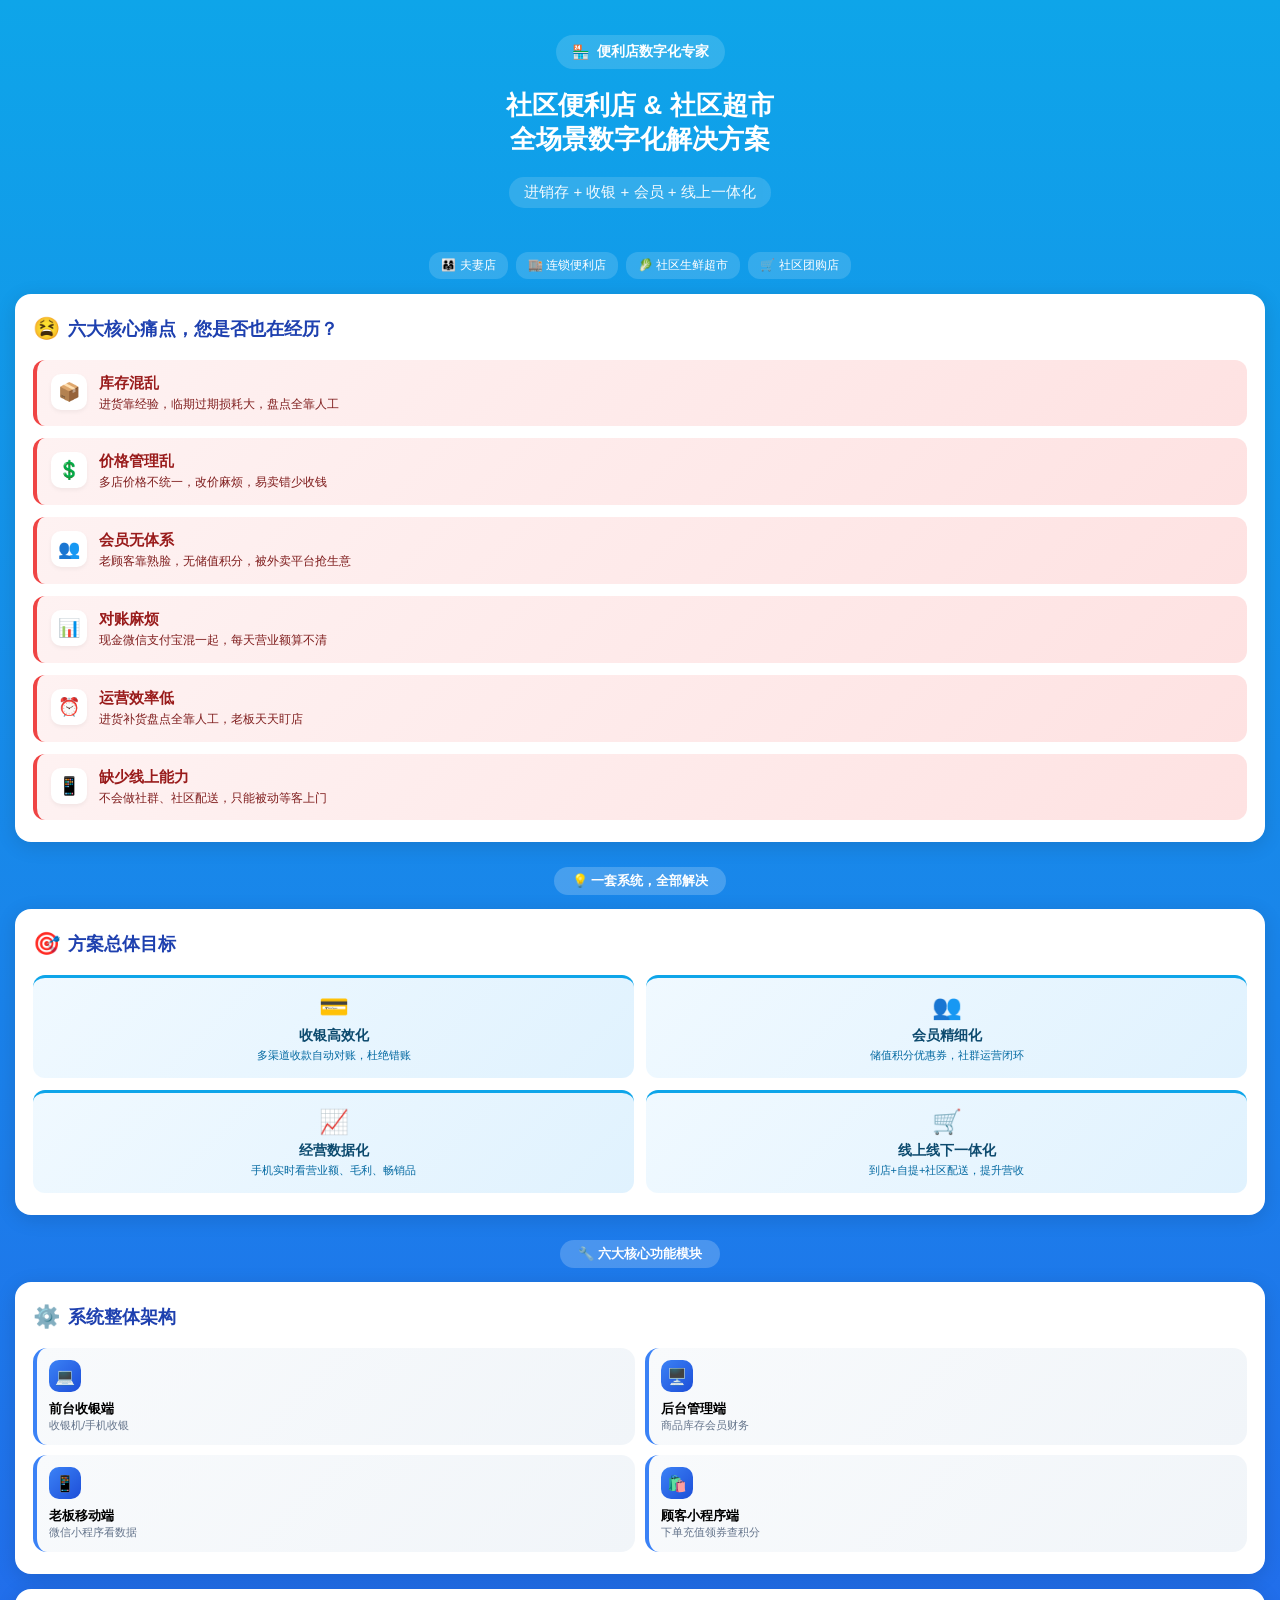
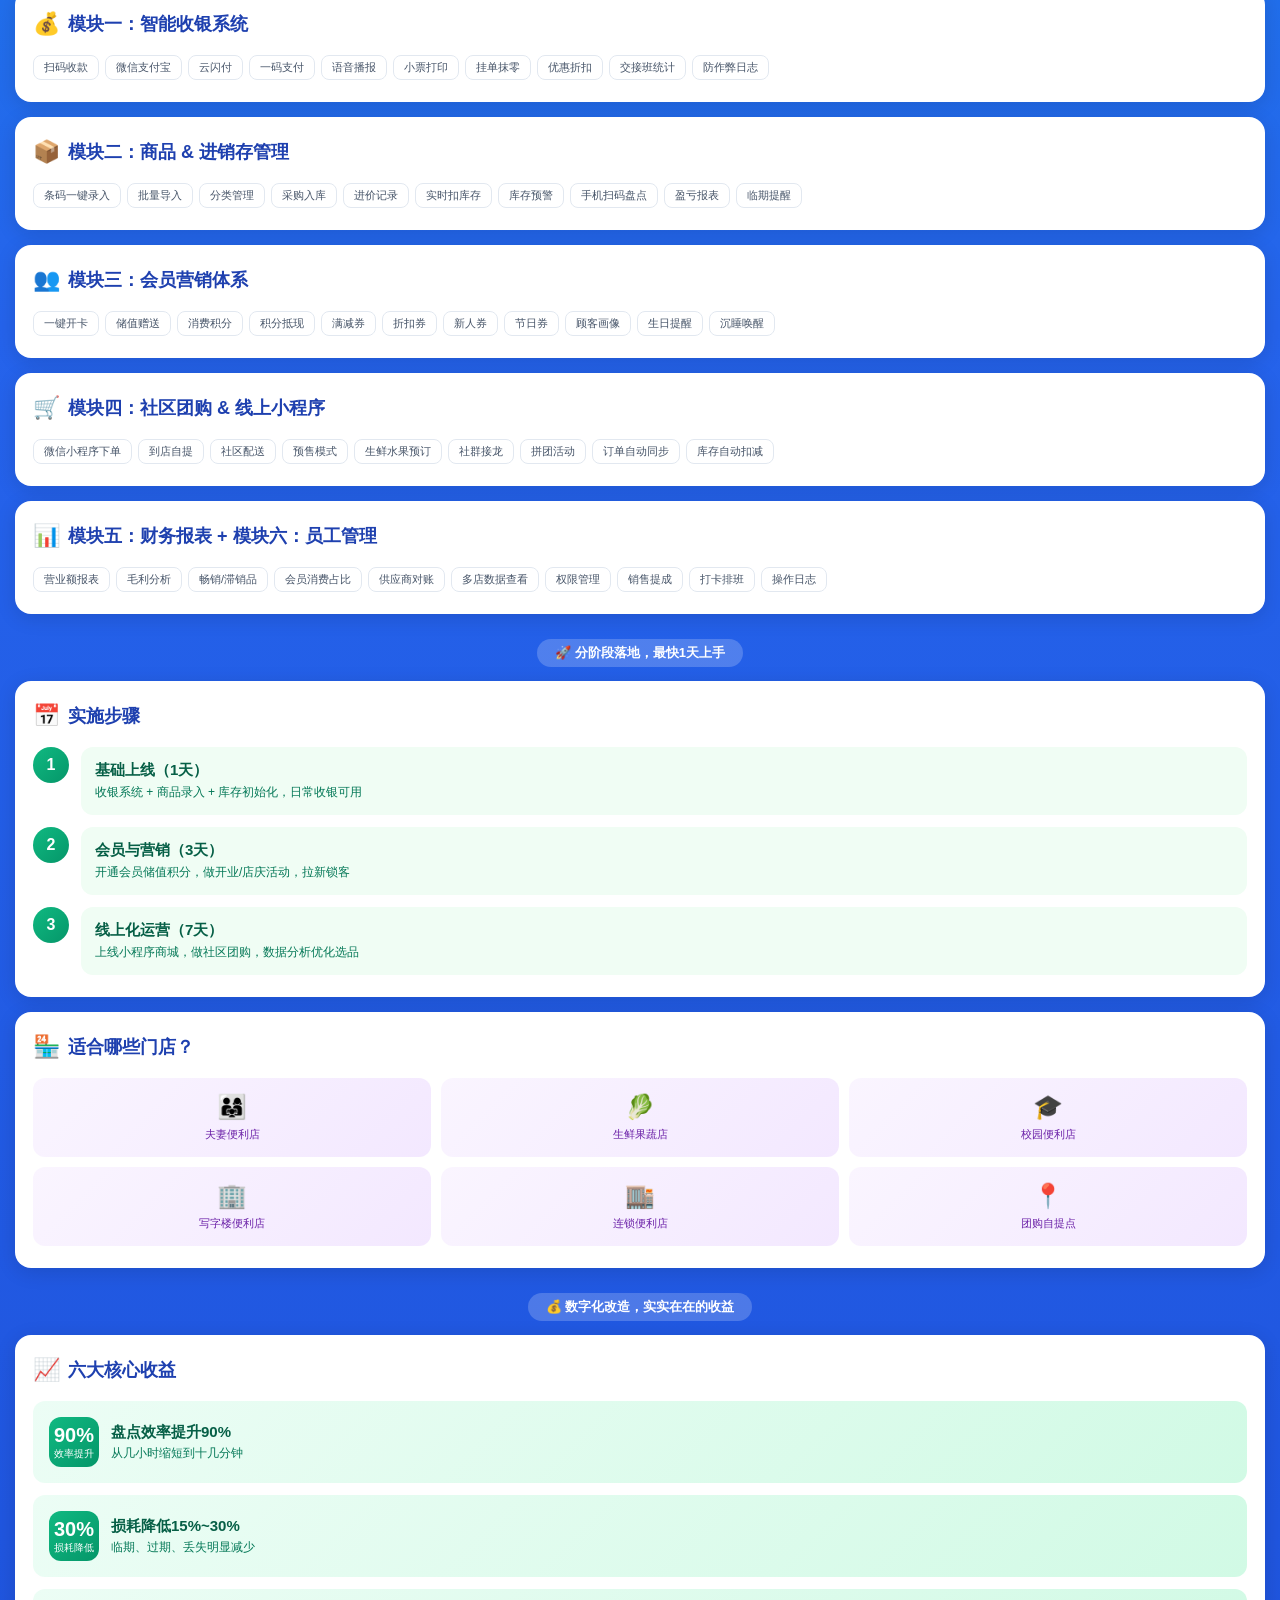
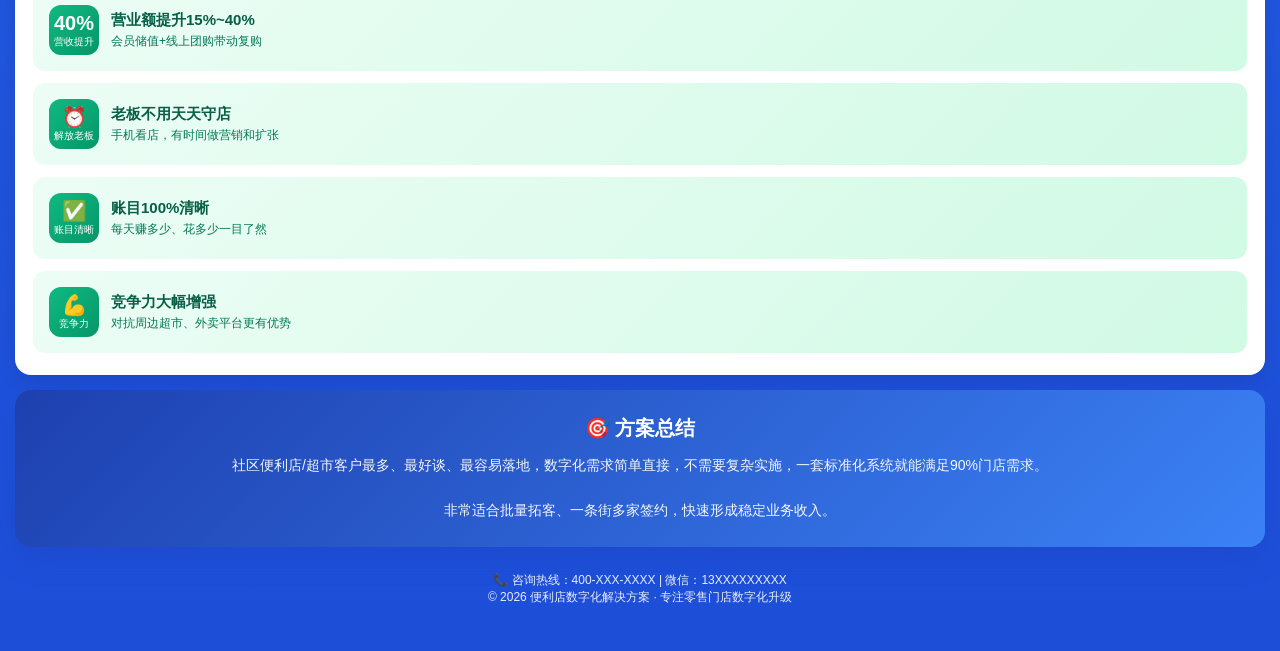
<file: pos.html>
<!DOCTYPE html>
<html lang="zh-CN">
<head>
    <meta charset="UTF-8">
    <meta name="viewport" content="width=device-width, initial-scale=1.0, maximum-scale=1.0, user-scalable=no">
    <link rel="icon" type="image/png" href="favicon.png">
    <title>便利店数字化解决方案 - 进销存+收银+会员+线上一体化</title>
    <link rel="stylesheet" href="style/pos.css">
</head>
<body>

    <div class="page">
        <div class="header">
            <div class="logo">
                <span>🏪</span>
                <span>便利店数字化专家</span>
            </div>
            <h1>社区便利店 & 社区超市<br>全场景数字化解决方案</h1>
            <div class="subtitle">进销存 + 收银 + 会员 + 线上一体化</div>
        </div>

        <div class="tags">
            <span class="tag">👨‍👩‍👧 夫妻店</span>
            <span class="tag">🏬 连锁便利店</span>
            <span class="tag">🥬 社区生鲜超市</span>
            <span class="tag">🛒 社区团购店</span>
        </div>

        <div class="card">
            <h3 class="card-title">
                <span>😫</span>
                六大核心痛点，您是否也在经历？
            </h3>
            <div class="pain-list">
                <div class="pain-item">
                    <div class="pain-icon">📦</div>
                    <div class="pain-content">
                        <h4>库存混乱</h4>
                        <p>进货靠经验，临期过期损耗大，盘点全靠人工</p>
                    </div>
                </div>
                <div class="pain-item">
                    <div class="pain-icon">💲</div>
                    <div class="pain-content">
                        <h4>价格管理乱</h4>
                        <p>多店价格不统一，改价麻烦，易卖错少收钱</p>
                    </div>
                </div>
                <div class="pain-item">
                    <div class="pain-icon">👥</div>
                    <div class="pain-content">
                        <h4>会员无体系</h4>
                        <p>老顾客靠熟脸，无储值积分，被外卖平台抢生意</p>
                    </div>
                </div>
                <div class="pain-item">
                    <div class="pain-icon">📊</div>
                    <div class="pain-content">
                        <h4>对账麻烦</h4>
                        <p>现金微信支付宝混一起，每天营业额算不清</p>
                    </div>
                </div>
                <div class="pain-item">
                    <div class="pain-icon">⏰</div>
                    <div class="pain-content">
                        <h4>运营效率低</h4>
                        <p>进货补货盘点全靠人工，老板天天盯店</p>
                    </div>
                </div>
                <div class="pain-item">
                    <div class="pain-icon">📱</div>
                    <div class="pain-content">
                        <h4>缺少线上能力</h4>
                        <p>不会做社群、社区配送，只能被动等客上门</p>
                    </div>
                </div>
            </div>
        </div>

        <div class="section-divider">
            <span>💡 一套系统，全部解决</span>
        </div>

        <div class="card">
            <h3 class="card-title">
                <span>🎯</span>
                方案总体目标
            </h3>
            <div class="goals-grid">
                <div class="goal-item">
                    <div class="icon">💳</div>
                    <h4>收银高效化</h4>
                    <p>多渠道收款自动对账，杜绝错账</p>
                </div>
                <div class="goal-item">
                    <div class="icon">👥</div>
                    <h4>会员精细化</h4>
                    <p>储值积分优惠券，社群运营闭环</p>
                </div>
                <div class="goal-item">
                    <div class="icon">📈</div>
                    <h4>经营数据化</h4>
                    <p>手机实时看营业额、毛利、畅销品</p>
                </div>
                <div class="goal-item">
                    <div class="icon">🛒</div>
                    <h4>线上线下一体化</h4>
                    <p>到店+自提+社区配送，提升营收</p>
                </div>
            </div>
        </div>

        <div class="section-divider">
            <span>🔧 六大核心功能模块</span>
        </div>

        <div class="card">
            <h3 class="card-title">
                <span>⚙️</span>
                系统整体架构
            </h3>
            <div class="modules" style="gap: 10px; grid-template-columns: 1fr 1fr; display: grid;">
                <div class="module-item" style="padding: 12px;">
                    <div class="module-icon" style="width: 32px; height: 32px; font-size: 16px;">💻</div>
                    <div style="margin-top: 8px;">
                        <h4 style="font-size: 13px;">前台收银端</h4>
                        <p style="font-size: 11px; color: #64748b;">收银机/手机收银</p>
                    </div>
                </div>
                <div class="module-item" style="padding: 12px;">
                    <div class="module-icon" style="width: 32px; height: 32px; font-size: 16px;">🖥️</div>
                    <div style="margin-top: 8px;">
                        <h4 style="font-size: 13px;">后台管理端</h4>
                        <p style="font-size: 11px; color: #64748b;">商品库存会员财务</p>
                    </div>
                </div>
                <div class="module-item" style="padding: 12px;">
                    <div class="module-icon" style="width: 32px; height: 32px; font-size: 16px;">📱</div>
                    <div style="margin-top: 8px;">
                        <h4 style="font-size: 13px;">老板移动端</h4>
                        <p style="font-size: 11px; color: #64748b;">微信小程序看数据</p>
                    </div>
                </div>
                <div class="module-item" style="padding: 12px;">
                    <div class="module-icon" style="width: 32px; height: 32px; font-size: 16px;">🛍️</div>
                    <div style="margin-top: 8px;">
                        <h4 style="font-size: 13px;">顾客小程序端</h4>
                        <p style="font-size: 11px; color: #64748b;">下单充值领券查积分</p>
                    </div>
                </div>
            </div>
        </div>

        <div class="card">
            <h3 class="card-title">
                <span>💰</span>
                模块一：智能收银系统
            </h3>
            <div class="module-features">
                <span class="feature-tag">扫码收款</span>
                <span class="feature-tag">微信支付宝</span>
                <span class="feature-tag">云闪付</span>
                <span class="feature-tag">一码支付</span>
                <span class="feature-tag">语音播报</span>
                <span class="feature-tag">小票打印</span>
                <span class="feature-tag">挂单抹零</span>
                <span class="feature-tag">优惠折扣</span>
                <span class="feature-tag">交接班统计</span>
                <span class="feature-tag">防作弊日志</span>
            </div>
        </div>

        <div class="card">
            <h3 class="card-title">
                <span>📦</span>
                模块二：商品 & 进销存管理
            </h3>
            <div class="module-features">
                <span class="feature-tag">条码一键录入</span>
                <span class="feature-tag">批量导入</span>
                <span class="feature-tag">分类管理</span>
                <span class="feature-tag">采购入库</span>
                <span class="feature-tag">进价记录</span>
                <span class="feature-tag">实时扣库存</span>
                <span class="feature-tag">库存预警</span>
                <span class="feature-tag">手机扫码盘点</span>
                <span class="feature-tag">盈亏报表</span>
                <span class="feature-tag">临期提醒</span>
            </div>
        </div>

        <div class="card">
            <h3 class="card-title">
                <span>👥</span>
                模块三：会员营销体系
            </h3>
            <div class="module-features">
                <span class="feature-tag">一键开卡</span>
                <span class="feature-tag">储值赠送</span>
                <span class="feature-tag">消费积分</span>
                <span class="feature-tag">积分抵现</span>
                <span class="feature-tag">满减券</span>
                <span class="feature-tag">折扣券</span>
                <span class="feature-tag">新人券</span>
                <span class="feature-tag">节日券</span>
                <span class="feature-tag">顾客画像</span>
                <span class="feature-tag">生日提醒</span>
                <span class="feature-tag">沉睡唤醒</span>
            </div>
        </div>

        <div class="card">
            <h3 class="card-title">
                <span>🛒</span>
                模块四：社区团购 & 线上小程序
            </h3>
            <div class="module-features">
                <span class="feature-tag">微信小程序下单</span>
                <span class="feature-tag">到店自提</span>
                <span class="feature-tag">社区配送</span>
                <span class="feature-tag">预售模式</span>
                <span class="feature-tag">生鲜水果预订</span>
                <span class="feature-tag">社群接龙</span>
                <span class="feature-tag">拼团活动</span>
                <span class="feature-tag">订单自动同步</span>
                <span class="feature-tag">库存自动扣减</span>
            </div>
        </div>

        <div class="card">
            <h3 class="card-title">
                <span>📊</span>
                模块五：财务报表 + 模块六：员工管理
            </h3>
            <div class="module-features">
                <span class="feature-tag">营业额报表</span>
                <span class="feature-tag">毛利分析</span>
                <span class="feature-tag">畅销/滞销品</span>
                <span class="feature-tag">会员消费占比</span>
                <span class="feature-tag">供应商对账</span>
                <span class="feature-tag">多店数据查看</span>
                <span class="feature-tag">权限管理</span>
                <span class="feature-tag">销售提成</span>
                <span class="feature-tag">打卡排班</span>
                <span class="feature-tag">操作日志</span>
            </div>
        </div>

        <div class="section-divider">
            <span>🚀 分阶段落地，最快1天上手</span>
        </div>

        <div class="card">
            <h3 class="card-title">
                <span>📅</span>
                实施步骤
            </h3>
            <div class="steps">
                <div class="step-item">
                    <div class="step-num">1</div>
                    <div class="step-content">
                        <h4>基础上线（1天）</h4>
                        <p>收银系统 + 商品录入 + 库存初始化，日常收银可用</p>
                    </div>
                </div>
                <div class="step-item">
                    <div class="step-num">2</div>
                    <div class="step-content">
                        <h4>会员与营销（3天）</h4>
                        <p>开通会员储值积分，做开业/店庆活动，拉新锁客</p>
                    </div>
                </div>
                <div class="step-item">
                    <div class="step-num">3</div>
                    <div class="step-content">
                        <h4>线上化运营（7天）</h4>
                        <p>上线小程序商城，做社区团购，数据分析优化选品</p>
                    </div>
                </div>
            </div>
        </div>

        <div class="card">
            <h3 class="card-title">
                <span>🏪</span>
                适合哪些门店？
            </h3>
            <div class="shop-types">
                <div class="shop-type">
                    <div class="icon">👨‍👩‍👧</div>
                    <p>夫妻便利店</p>
                </div>
                <div class="shop-type">
                    <div class="icon">🥬</div>
                    <p>生鲜果蔬店</p>
                </div>
                <div class="shop-type">
                    <div class="icon">🎓</div>
                    <p>校园便利店</p>
                </div>
                <div class="shop-type">
                    <div class="icon">🏢</div>
                    <p>写字楼便利店</p>
                </div>
                <div class="shop-type">
                    <div class="icon">🏬</div>
                    <p>连锁便利店</p>
                </div>
                <div class="shop-type">
                    <div class="icon">📍</div>
                    <p>团购自提点</p>
                </div>
            </div>
        </div>

        <div class="section-divider">
            <span>💰 数字化改造，实实在在的收益</span>
        </div>

        <div class="card">
            <h3 class="card-title">
                <span>📈</span>
                六大核心收益
            </h3>
            <div class="benefits">
                <div class="benefit-item">
                    <div class="benefit-num">
                        <div class="num">90%</div>
                        <div class="unit">效率提升</div>
                    </div>
                    <div class="benefit-content">
                        <h4>盘点效率提升90%</h4>
                        <p>从几小时缩短到十几分钟</p>
                    </div>
                </div>
                <div class="benefit-item">
                    <div class="benefit-num">
                        <div class="num">30%</div>
                        <div class="unit">损耗降低</div>
                    </div>
                    <div class="benefit-content">
                        <h4>损耗降低15%~30%</h4>
                        <p>临期、过期、丢失明显减少</p>
                    </div>
                </div>
                <div class="benefit-item">
                    <div class="benefit-num">
                        <div class="num">40%</div>
                        <div class="unit">营收提升</div>
                    </div>
                    <div class="benefit-content">
                        <h4>营业额提升15%~40%</h4>
                        <p>会员储值+线上团购带动复购</p>
                    </div>
                </div>
                <div class="benefit-item">
                    <div class="benefit-num">
                        <div class="num">⏰</div>
                        <div class="unit">解放老板</div>
                    </div>
                    <div class="benefit-content">
                        <h4>老板不用天天守店</h4>
                        <p>手机看店，有时间做营销和扩张</p>
                    </div>
                </div>
                <div class="benefit-item">
                    <div class="benefit-num">
                        <div class="num">✅</div>
                        <div class="unit">账目清晰</div>
                    </div>
                    <div class="benefit-content">
                        <h4>账目100%清晰</h4>
                        <p>每天赚多少、花多少一目了然</p>
                    </div>
                </div>
                <div class="benefit-item">
                    <div class="benefit-num">
                        <div class="num">💪</div>
                        <div class="unit">竞争力</div>
                    </div>
                    <div class="benefit-content">
                        <h4>竞争力大幅增强</h4>
                        <p>对抗周边超市、外卖平台更有优势</p>
                    </div>
                </div>
            </div>
        </div>

        <div class="summary-card">
            <h3>🎯 方案总结</h3>
            <p>
                社区便利店/超市客户最多、最好谈、最容易落地，数字化需求简单直接，不需要复杂实施，一套标准化系统就能满足90%门店需求。<br><br>
                非常适合批量拓客、一条街多家签约，快速形成稳定业务收入。
            </p>
        </div>

        <div class="footer">
            <p>📞 咨询热线：400-XXX-XXXX | 微信：13XXXXXXXXX</p>
            <p>© 2026 便利店数字化解决方案 · 专注零售门店数字化升级</p>
        </div>
    </div>
</body>
</html>
</file>
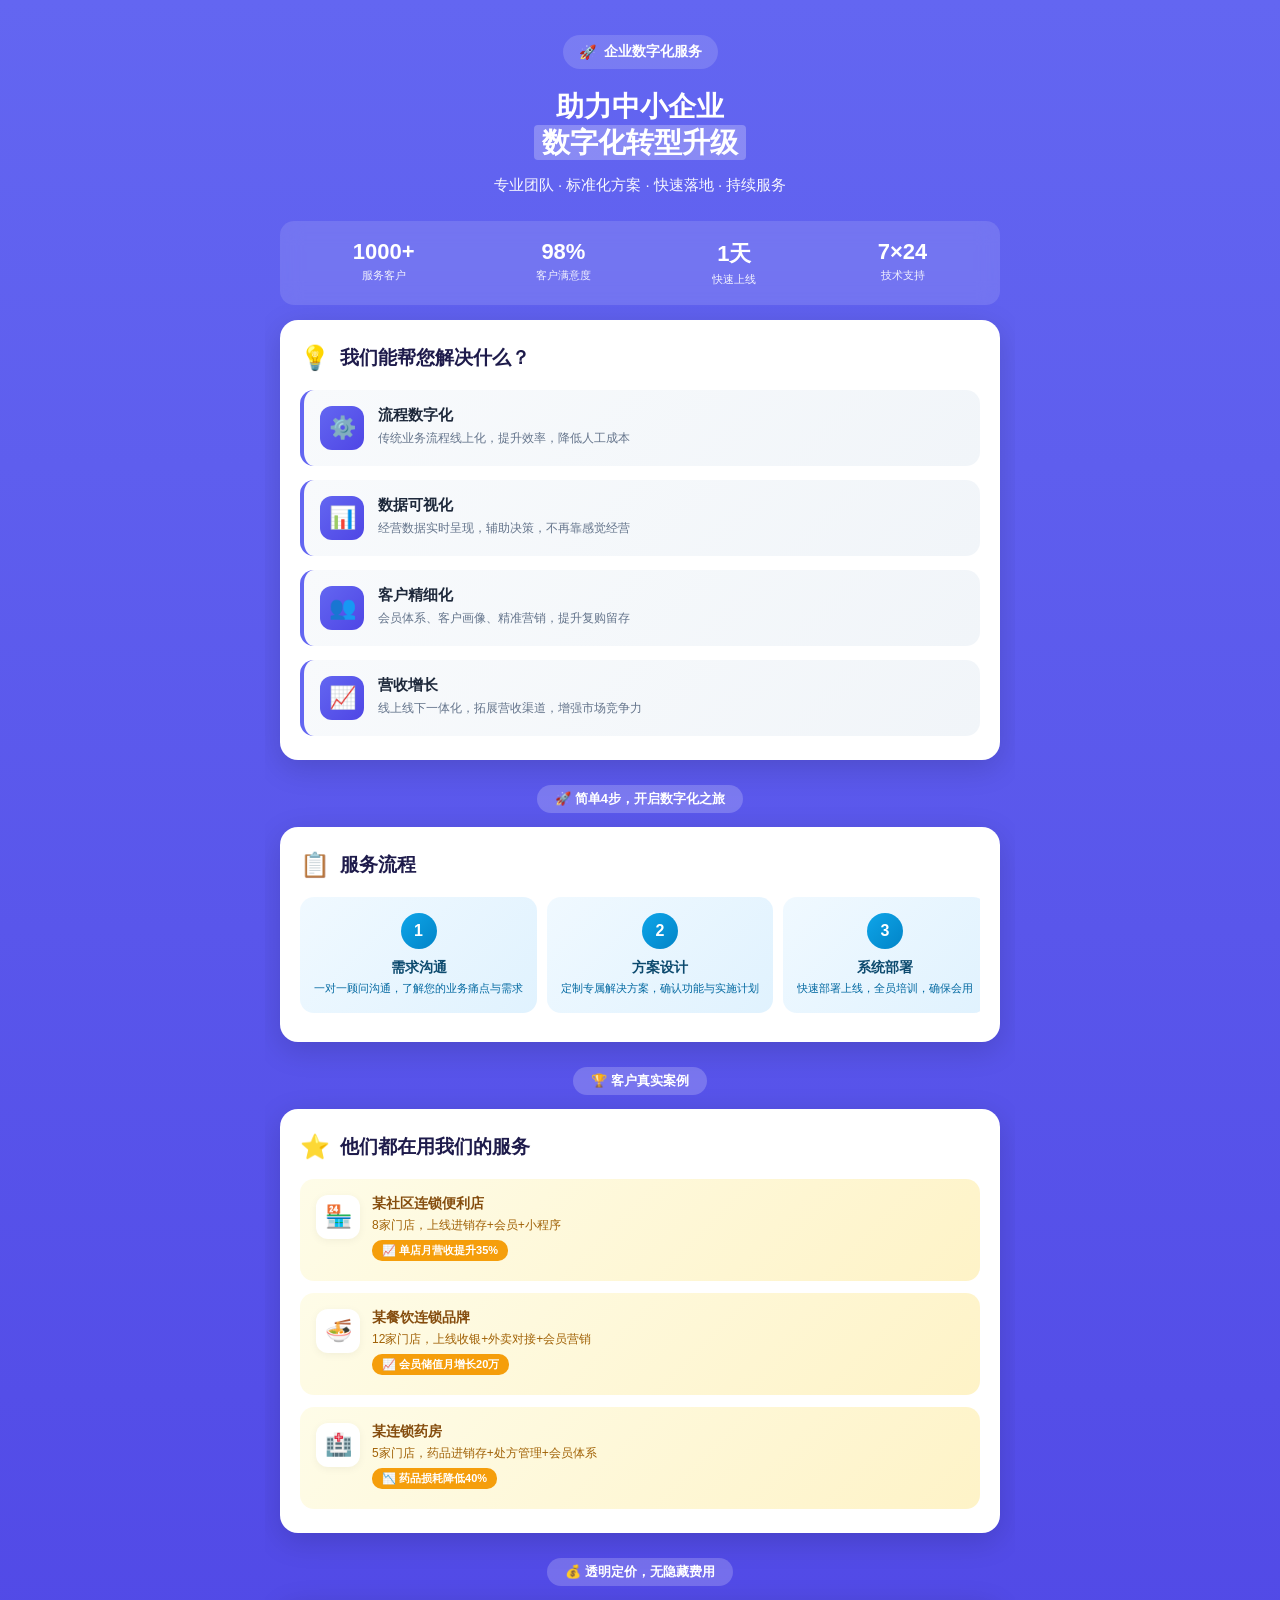
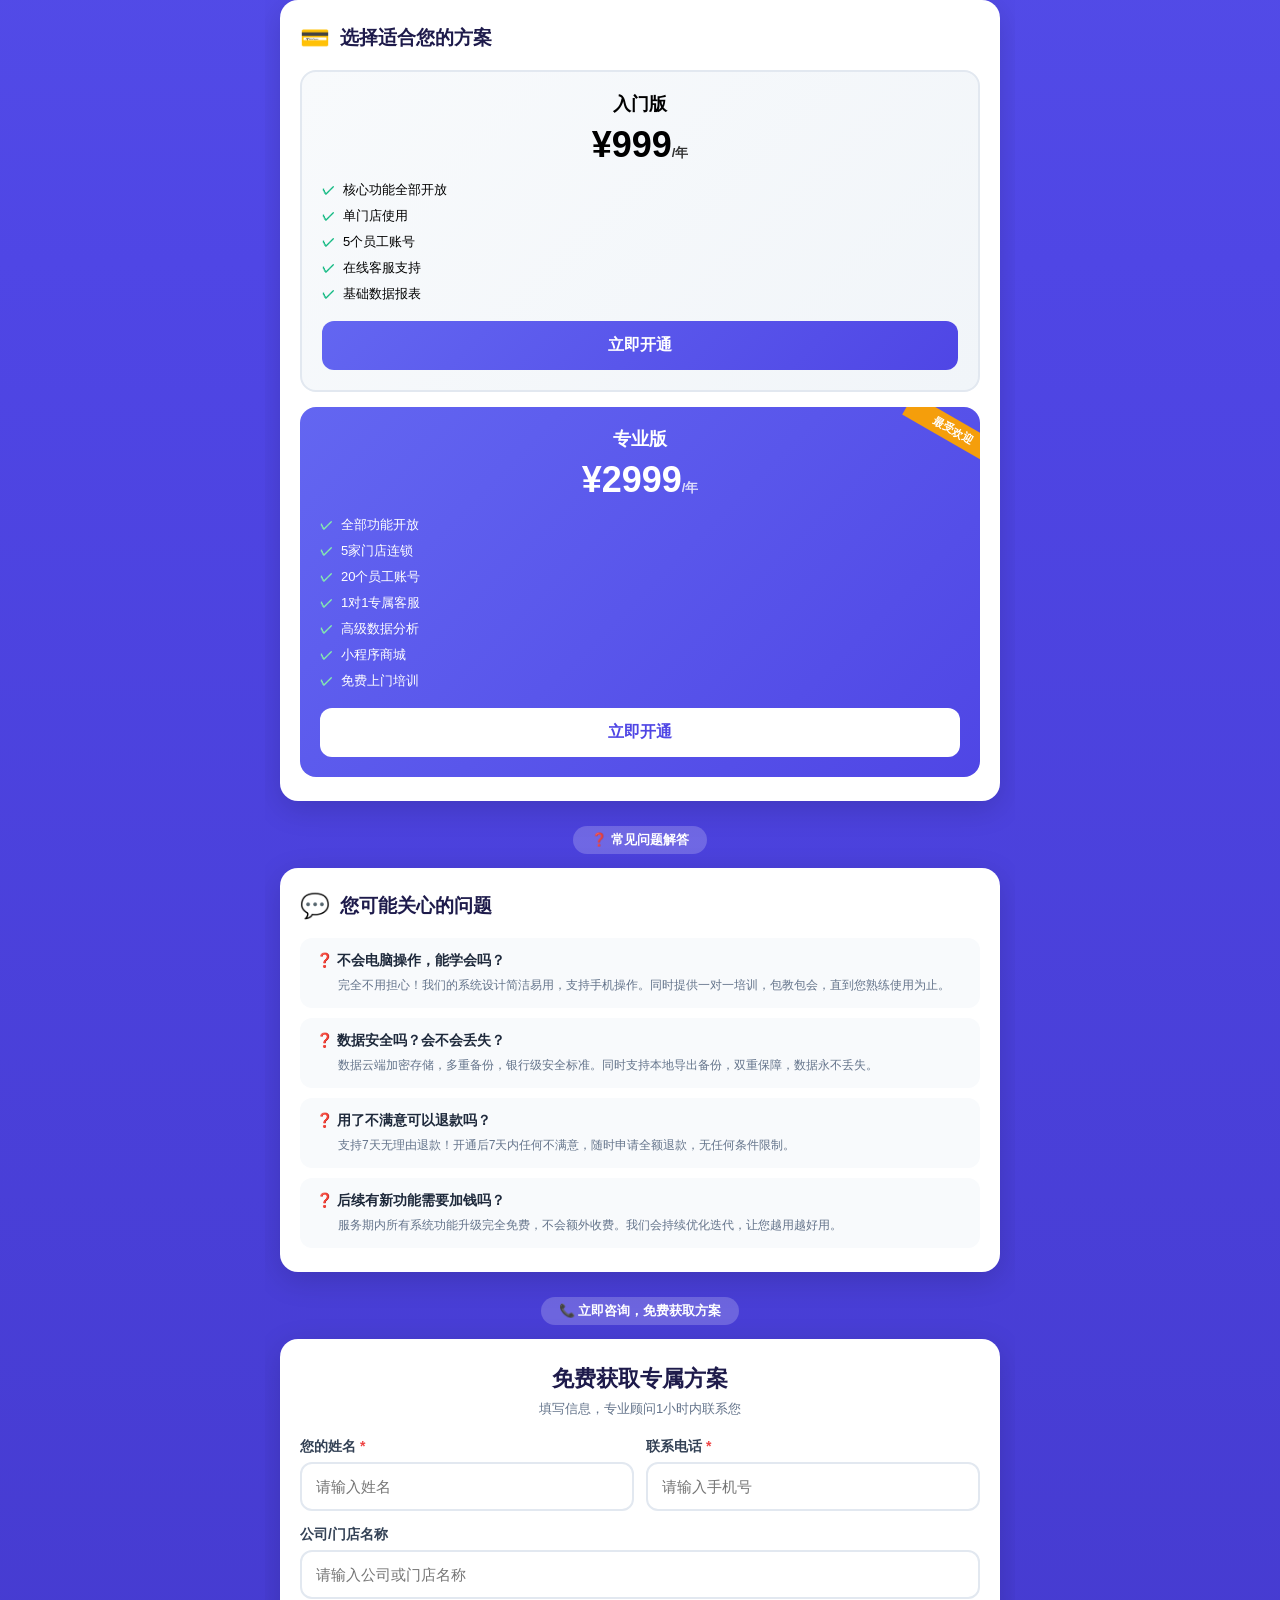
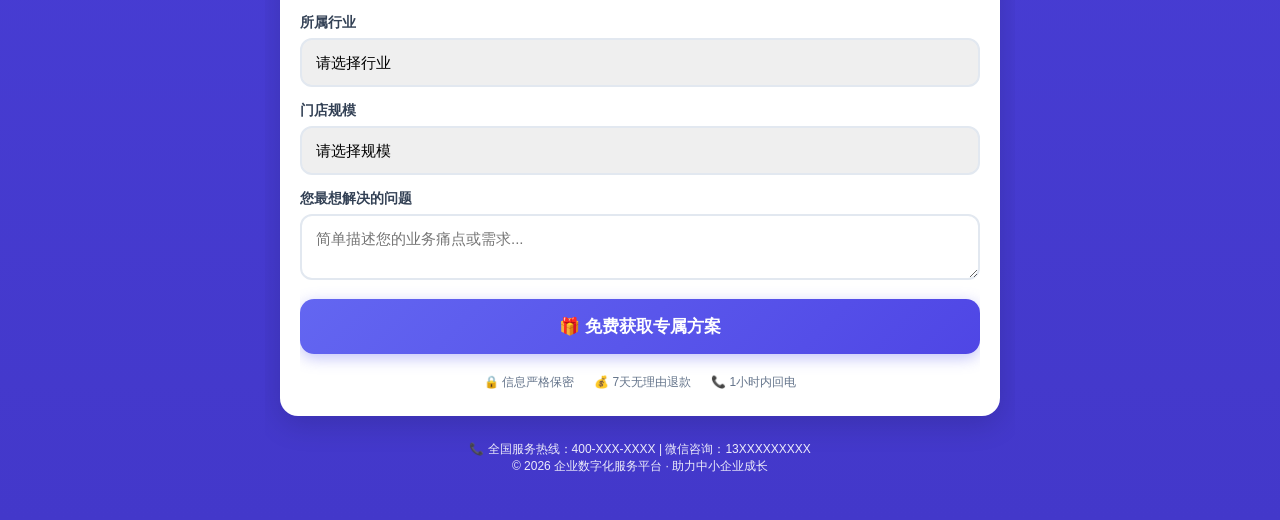
<file: landing/landing.html>
<!DOCTYPE html>
<html lang="zh-CN">
<head>
    <meta charset="UTF-8">
    <meta name="viewport" content="width=device-width, initial-scale=1.0, maximum-scale=1.0, user-scalable=no">
    <link rel="icon" type="image/png" href="../favicon.png">
    <title>企业数字化服务 - 助力中小企业成长</title>
    <link rel="stylesheet" href="../style/landing.css">
</head>
<body>
    <div class="page">
        <div class="header">
            <div class="logo">
                <span>🚀</span>
                <span>企业数字化服务</span>
            </div>
            <h1>助力中小企业<br><span class="highlight">数字化转型升级</span></h1>
            <p>专业团队 · 标准化方案 · 快速落地 · 持续服务</p>
        </div>

        <div class="trust-bar">
            <div class="trust-item">
                <div class="num">1000+</div>
                <div class="txt">服务客户</div>
            </div>
            <div class="trust-item">
                <div class="num">98%</div>
                <div class="txt">客户满意度</div>
            </div>
            <div class="trust-item">
                <div class="num">1天</div>
                <div class="txt">快速上线</div>
            </div>
            <div class="trust-item">
                <div class="num">7×24</div>
                <div class="txt">技术支持</div>
            </div>
        </div>

        <div class="card">
            <h3 class="card-title">
                <span>💡</span>
                我们能帮您解决什么？
            </h3>
            <div class="features">
                <div class="feature-item">
                    <div class="feature-icon">⚙️</div>
                    <div class="feature-content">
                        <h4>流程数字化</h4>
                        <p>传统业务流程线上化，提升效率，降低人工成本</p>
                    </div>
                </div>
                <div class="feature-item">
                    <div class="feature-icon">📊</div>
                    <div class="feature-content">
                        <h4>数据可视化</h4>
                        <p>经营数据实时呈现，辅助决策，不再靠感觉经营</p>
                    </div>
                </div>
                <div class="feature-item">
                    <div class="feature-icon">👥</div>
                    <div class="feature-content">
                        <h4>客户精细化</h4>
                        <p>会员体系、客户画像、精准营销，提升复购留存</p>
                    </div>
                </div>
                <div class="feature-item">
                    <div class="feature-icon">📈</div>
                    <div class="feature-content">
                        <h4>营收增长</h4>
                        <p>线上线下一体化，拓展营收渠道，增强市场竞争力</p>
                    </div>
                </div>
            </div>
        </div>

        <div class="section-divider">
            <span>🚀 简单4步，开启数字化之旅</span>
        </div>

        <div class="card">
            <h3 class="card-title">
                <span>📋</span>
                服务流程
            </h3>
            <div class="steps">
                <div class="step-card">
                    <div class="step-num">1</div>
                    <h4>需求沟通</h4>
                    <p>一对一顾问沟通，了解您的业务痛点与需求</p>
                </div>
                <div class="step-card">
                    <div class="step-num">2</div>
                    <h4>方案设计</h4>
                    <p>定制专属解决方案，确认功能与实施计划</p>
                </div>
                <div class="step-card">
                    <div class="step-num">3</div>
                    <h4>系统部署</h4>
                    <p>快速部署上线，全员培训，确保会用</p>
                </div>
                <div class="step-card">
                    <div class="step-num">4</div>
                    <h4>持续服务</h4>
                    <p>7×24技术支持，系统升级，业务优化建议</p>
                </div>
            </div>
        </div>

        <div class="section-divider">
            <span>🏆 客户真实案例</span>
        </div>

        <div class="card">
            <h3 class="card-title">
                <span>⭐</span>
                他们都在用我们的服务
            </h3>
            <div class="cases">
                <div class="case-item">
                    <div class="case-icon">🏪</div>
                    <div class="case-content">
                        <h4>某社区连锁便利店</h4>
                        <p>8家门店，上线进销存+会员+小程序</p>
                        <div class="case-result">📈 单店月营收提升35%</div>
                    </div>
                </div>
                <div class="case-item">
                    <div class="case-icon">🍜</div>
                    <div class="case-content">
                        <h4>某餐饮连锁品牌</h4>
                        <p>12家门店，上线收银+外卖对接+会员营销</p>
                        <div class="case-result">📈 会员储值月增长20万</div>
                    </div>
                </div>
                <div class="case-item">
                    <div class="case-icon">🏥</div>
                    <div class="case-content">
                        <h4>某连锁药房</h4>
                        <p>5家门店，药品进销存+处方管理+会员体系</p>
                        <div class="case-result">📉 药品损耗降低40%</div>
                    </div>
                </div>
            </div>
        </div>

        <div class="section-divider">
            <span>💰 透明定价，无隐藏费用</span>
        </div>

        <div class="card">
            <h3 class="card-title">
                <span>💳</span>
                选择适合您的方案
            </h3>
            <div class="pricing">
                <div class="price-card basic">
                    <div class="price-header">
                        <h3>入门版</h3>
                        <div class="price-value">¥999<span class="price-unit">/年</span></div>
                    </div>
                    <div class="price-features">
                        <div class="price-feature"><span class="check">✓</span> 核心功能全部开放</div>
                        <div class="price-feature"><span class="check">✓</span> 单门店使用</div>
                        <div class="price-feature"><span class="check">✓</span> 5个员工账号</div>
                        <div class="price-feature"><span class="check">✓</span> 在线客服支持</div>
                        <div class="price-feature"><span class="check">✓</span> 基础数据报表</div>
                    </div>
                    <button class="price-btn">立即开通</button>
                </div>

                <div class="price-card popular">
                    <span class="price-tag">最受欢迎</span>
                    <div class="price-header">
                        <h3>专业版</h3>
                        <div class="price-value">¥2999<span class="price-unit">/年</span></div>
                    </div>
                    <div class="price-features">
                        <div class="price-feature"><span class="check">✓</span> 全部功能开放</div>
                        <div class="price-feature"><span class="check">✓</span> 5家门店连锁</div>
                        <div class="price-feature"><span class="check">✓</span> 20个员工账号</div>
                        <div class="price-feature"><span class="check">✓</span> 1对1专属客服</div>
                        <div class="price-feature"><span class="check">✓</span> 高级数据分析</div>
                        <div class="price-feature"><span class="check">✓</span> 小程序商城</div>
                        <div class="price-feature"><span class="check">✓</span> 免费上门培训</div>
                    </div>
                    <button class="price-btn">立即开通</button>
                </div>
            </div>
        </div>

        <div class="section-divider">
            <span>❓ 常见问题解答</span>
        </div>

        <div class="card">
            <h3 class="card-title">
                <span>💬</span>
                您可能关心的问题
            </h3>
            <div class="faq">
                <div class="faq-item">
                    <div class="faq-q">❓ 不会电脑操作，能学会吗？</div>
                    <div class="faq-a">完全不用担心！我们的系统设计简洁易用，支持手机操作。同时提供一对一培训，包教包会，直到您熟练使用为止。</div>
                </div>
                <div class="faq-item">
                    <div class="faq-q">❓ 数据安全吗？会不会丢失？</div>
                    <div class="faq-a">数据云端加密存储，多重备份，银行级安全标准。同时支持本地导出备份，双重保障，数据永不丢失。</div>
                </div>
                <div class="faq-item">
                    <div class="faq-q">❓ 用了不满意可以退款吗？</div>
                    <div class="faq-a">支持7天无理由退款！开通后7天内任何不满意，随时申请全额退款，无任何条件限制。</div>
                </div>
                <div class="faq-item">
                    <div class="faq-q">❓ 后续有新功能需要加钱吗？</div>
                    <div class="faq-a">服务期内所有系统功能升级完全免费，不会额外收费。我们会持续优化迭代，让您越用越好用。</div>
                </div>
            </div>
        </div>

        <div class="section-divider">
            <span>📞 立即咨询，免费获取方案</span>
        </div>

        <div class="form-card">
            <div class="form-container" id="formContainer">
                <div class="form-header">
                    <h2>免费获取专属方案</h2>
                    <p>填写信息，专业顾问1小时内联系您</p>
                </div>

                <form id="contactForm">
                    <div class="form-row">
                        <div class="form-group">
                            <label>您的姓名 <span>*</span></label>
                            <input type="text" name="name" placeholder="请输入姓名" required>
                        </div>
                        <div class="form-group">
                            <label>联系电话 <span>*</span></label>
                            <input type="tel" name="phone" placeholder="请输入手机号" required>
                        </div>
                    </div>

                    <div class="form-group">
                        <label>公司/门店名称</label>
                        <input type="text" name="company" placeholder="请输入公司或门店名称">
                    </div>

                    <div class="form-group">
                        <label>所属行业</label>
                        <select name="industry">
                            <option value="">请选择行业</option>
                            <option value="retail">零售便利店</option>
                            <option value="catering">餐饮美食</option>
                            <option value="beauty">美业养生</option>
                            <option value="service">生活服务</option>
                            <option value="other">其他行业</option>
                        </select>
                    </div>

                    <div class="form-group">
                        <label>门店规模</label>
                        <select name="scale">
                            <option value="">请选择规模</option>
                            <option value="1">单店</option>
                            <option value="2-5">2-5家连锁</option>
                            <option value="5-10">5-10家连锁</option>
                            <option value="10+">10家以上</option>
                        </select>
                    </div>

                    <div class="form-group">
                        <label>您最想解决的问题</label>
                        <textarea name="problem" rows="2" placeholder="简单描述您的业务痛点或需求..."></textarea>
                    </div>

                    <button type="submit" class="submit-btn">
                        🎁 免费获取专属方案
                    </button>

                    <div class="guarantee">
                        <div class="g-item">🔒 信息严格保密</div>
                        <div class="g-item">💰 7天无理由退款</div>
                        <div class="g-item">📞 1小时内回电</div>
                    </div>
                </form>
            </div>

            <div class="success-page" id="successPage">
                <div class="success-icon">🎉</div>
                <h3>提交成功！</h3>
                <p>我们的专业顾问将在1小时内与您联系<br>请保持电话畅通，感谢您的信任！</p>
            </div>
        </div>

        <div class="footer">
            <p>📞 全国服务热线：400-XXX-XXXX | 微信咨询：13XXXXXXXXX</p>
            <p>© 2026 企业数字化服务平台 · 助力中小企业成长</p>
        </div>
    </div>

    <script src="../script/landing.js"></script>
</body>
</html>
</file>
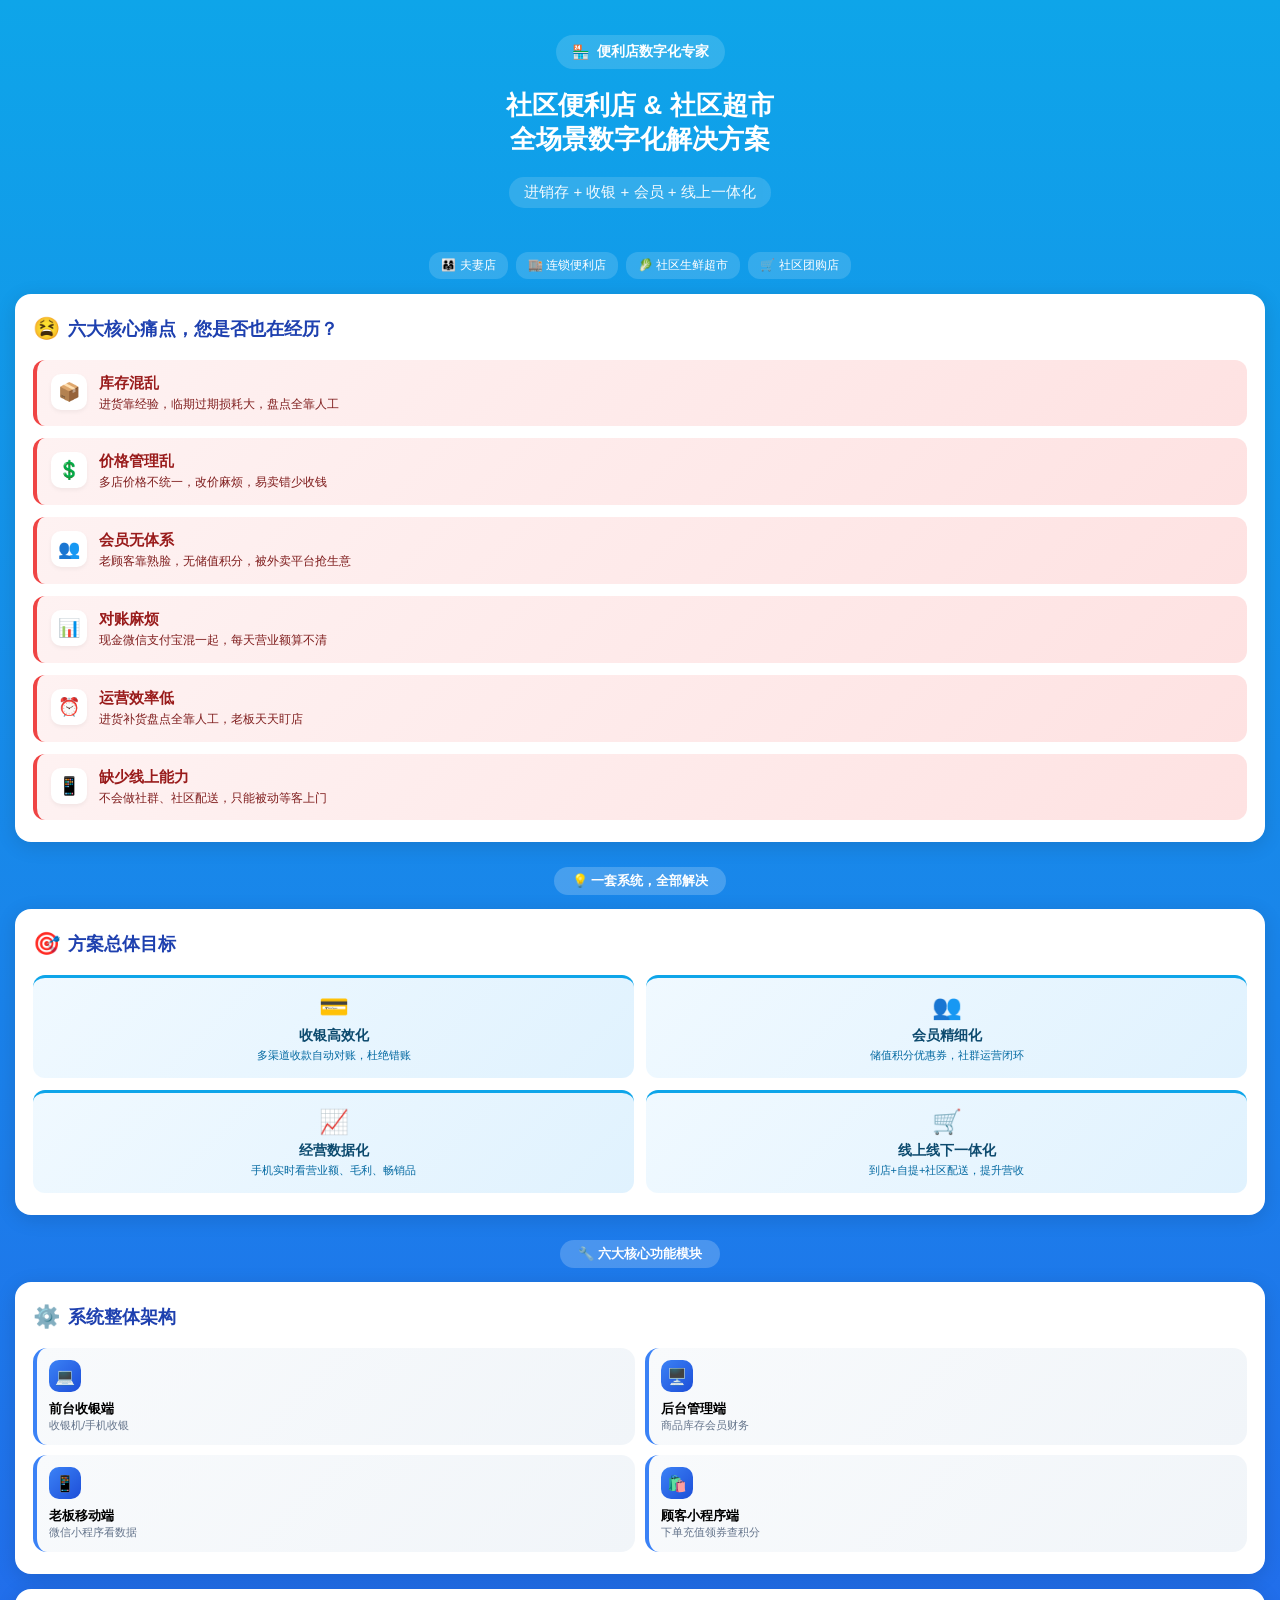
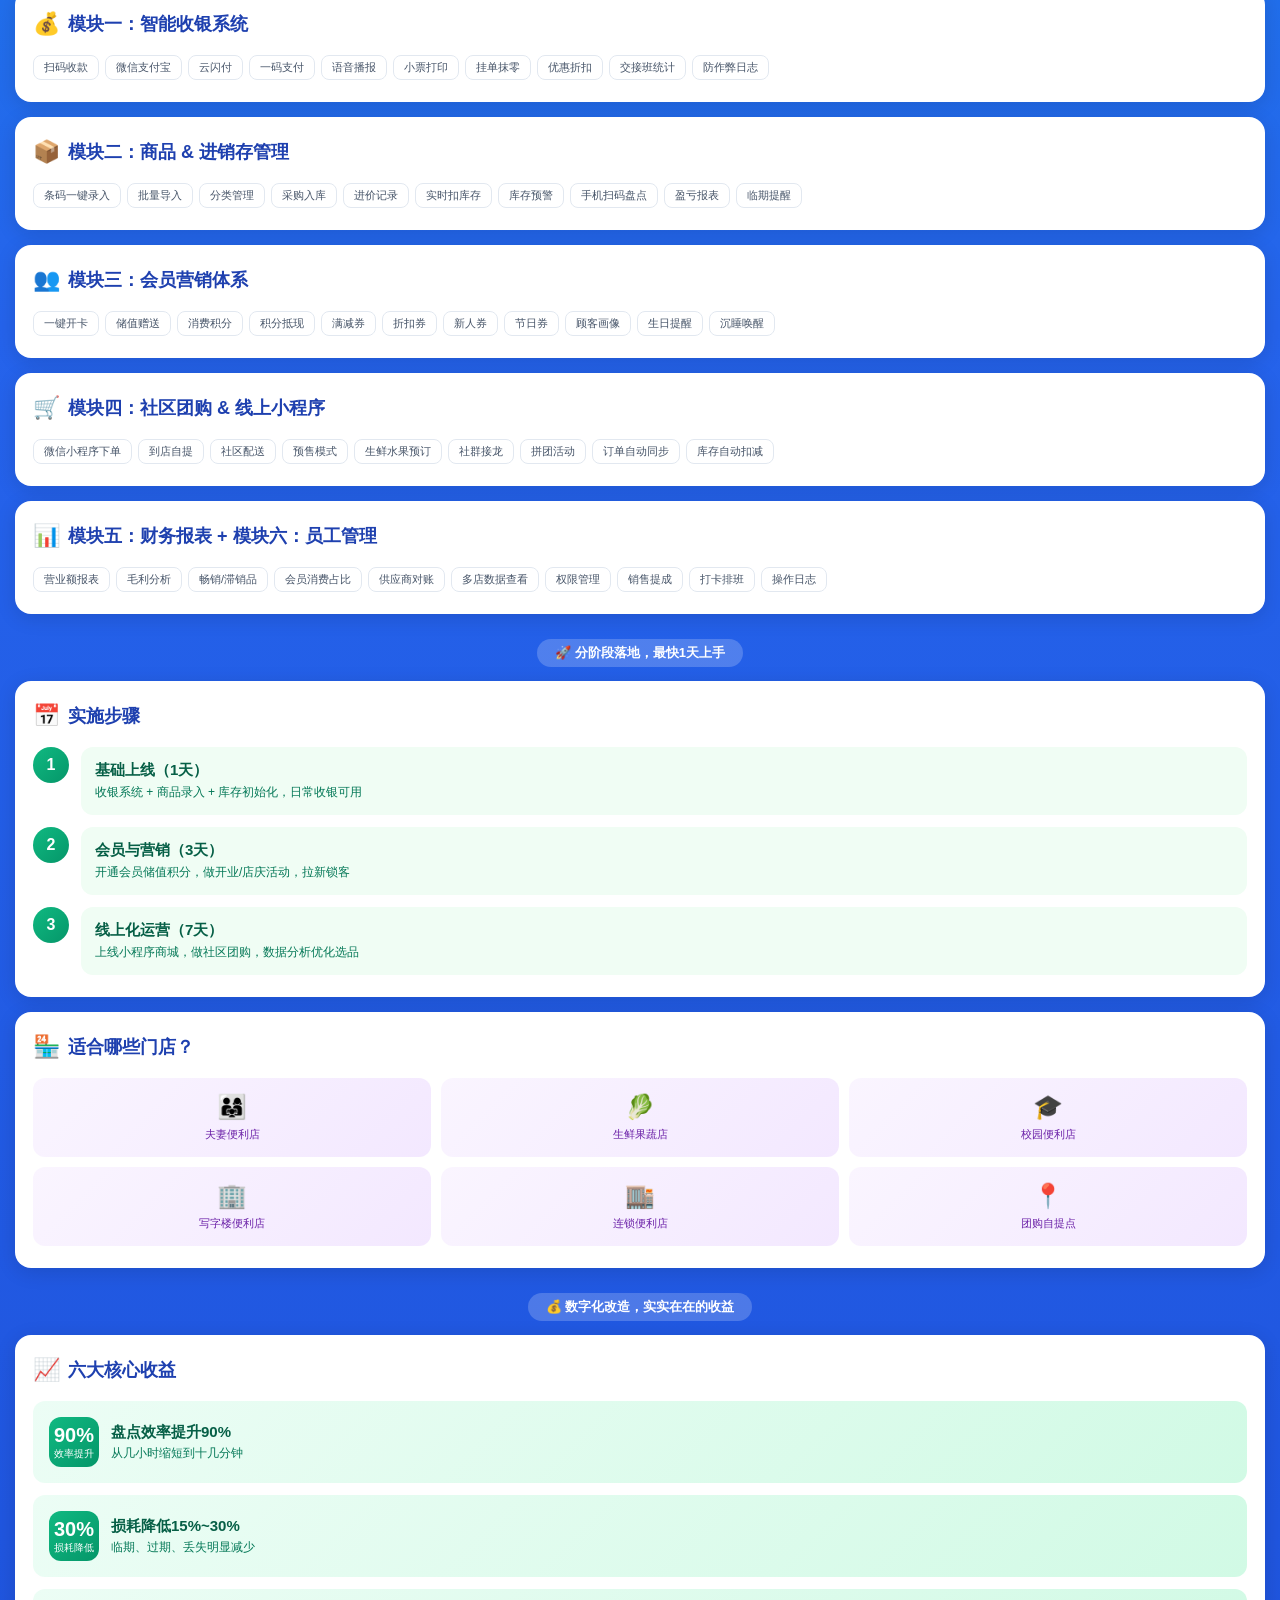
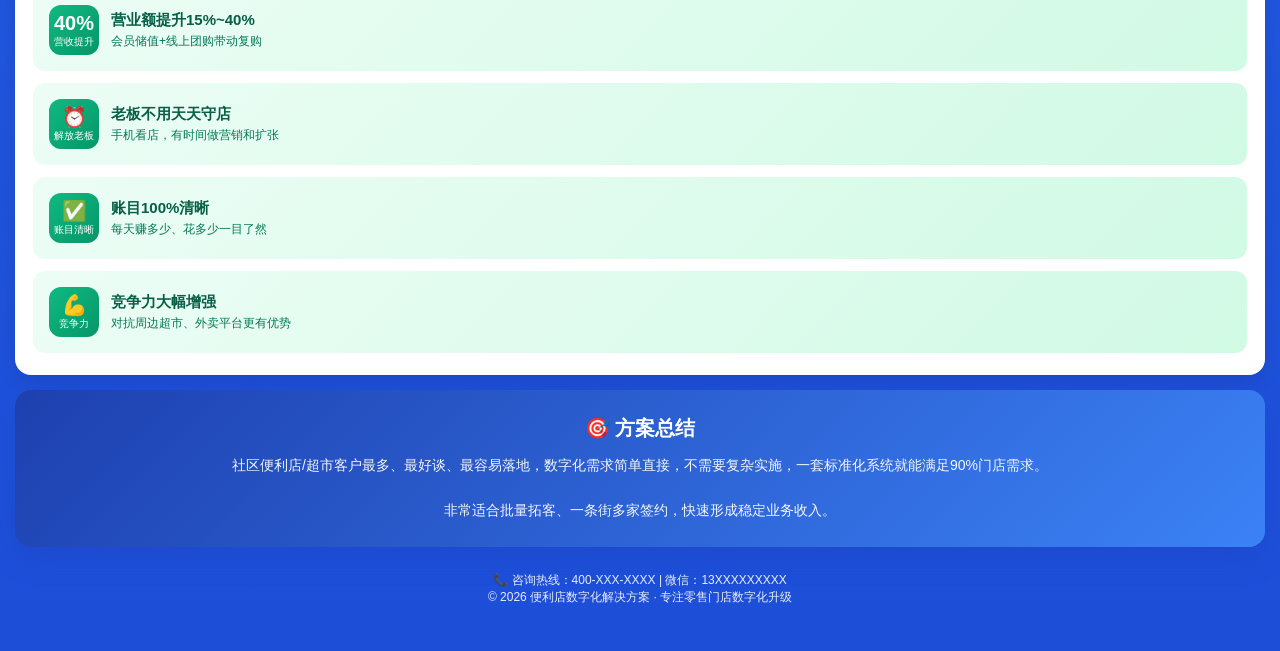
<file: landing/pos.html>
<!DOCTYPE html>
<html lang="zh-CN">
<head>
    <meta charset="UTF-8">
    <meta name="viewport" content="width=device-width, initial-scale=1.0, maximum-scale=1.0, user-scalable=no">
    <link rel="icon" type="image/png" href="../favicon.png">
    <title>便利店数字化解决方案 - 进销存+收银+会员+线上一体化</title>
    <link rel="stylesheet" href="../style/pos.css">
</head>
<body>

    <div class="page">
        <div class="header">
            <div class="logo">
                <span>🏪</span>
                <span>便利店数字化专家</span>
            </div>
            <h1>社区便利店 & 社区超市<br>全场景数字化解决方案</h1>
            <div class="subtitle">进销存 + 收银 + 会员 + 线上一体化</div>
        </div>

        <div class="tags">
            <span class="tag">👨‍👩‍👧 夫妻店</span>
            <span class="tag">🏬 连锁便利店</span>
            <span class="tag">🥬 社区生鲜超市</span>
            <span class="tag">🛒 社区团购店</span>
        </div>

        <div class="card">
            <h3 class="card-title">
                <span>😫</span>
                六大核心痛点，您是否也在经历？
            </h3>
            <div class="pain-list">
                <div class="pain-item">
                    <div class="pain-icon">📦</div>
                    <div class="pain-content">
                        <h4>库存混乱</h4>
                        <p>进货靠经验，临期过期损耗大，盘点全靠人工</p>
                    </div>
                </div>
                <div class="pain-item">
                    <div class="pain-icon">💲</div>
                    <div class="pain-content">
                        <h4>价格管理乱</h4>
                        <p>多店价格不统一，改价麻烦，易卖错少收钱</p>
                    </div>
                </div>
                <div class="pain-item">
                    <div class="pain-icon">👥</div>
                    <div class="pain-content">
                        <h4>会员无体系</h4>
                        <p>老顾客靠熟脸，无储值积分，被外卖平台抢生意</p>
                    </div>
                </div>
                <div class="pain-item">
                    <div class="pain-icon">📊</div>
                    <div class="pain-content">
                        <h4>对账麻烦</h4>
                        <p>现金微信支付宝混一起，每天营业额算不清</p>
                    </div>
                </div>
                <div class="pain-item">
                    <div class="pain-icon">⏰</div>
                    <div class="pain-content">
                        <h4>运营效率低</h4>
                        <p>进货补货盘点全靠人工，老板天天盯店</p>
                    </div>
                </div>
                <div class="pain-item">
                    <div class="pain-icon">📱</div>
                    <div class="pain-content">
                        <h4>缺少线上能力</h4>
                        <p>不会做社群、社区配送，只能被动等客上门</p>
                    </div>
                </div>
            </div>
        </div>

        <div class="section-divider">
            <span>💡 一套系统，全部解决</span>
        </div>

        <div class="card">
            <h3 class="card-title">
                <span>🎯</span>
                方案总体目标
            </h3>
            <div class="goals-grid">
                <div class="goal-item">
                    <div class="icon">💳</div>
                    <h4>收银高效化</h4>
                    <p>多渠道收款自动对账，杜绝错账</p>
                </div>
                <div class="goal-item">
                    <div class="icon">👥</div>
                    <h4>会员精细化</h4>
                    <p>储值积分优惠券，社群运营闭环</p>
                </div>
                <div class="goal-item">
                    <div class="icon">📈</div>
                    <h4>经营数据化</h4>
                    <p>手机实时看营业额、毛利、畅销品</p>
                </div>
                <div class="goal-item">
                    <div class="icon">🛒</div>
                    <h4>线上线下一体化</h4>
                    <p>到店+自提+社区配送，提升营收</p>
                </div>
            </div>
        </div>

        <div class="section-divider">
            <span>🔧 六大核心功能模块</span>
        </div>

        <div class="card">
            <h3 class="card-title">
                <span>⚙️</span>
                系统整体架构
            </h3>
            <div class="modules" style="gap: 10px; grid-template-columns: 1fr 1fr; display: grid;">
                <div class="module-item" style="padding: 12px;">
                    <div class="module-icon" style="width: 32px; height: 32px; font-size: 16px;">💻</div>
                    <div style="margin-top: 8px;">
                        <h4 style="font-size: 13px;">前台收银端</h4>
                        <p style="font-size: 11px; color: #64748b;">收银机/手机收银</p>
                    </div>
                </div>
                <div class="module-item" style="padding: 12px;">
                    <div class="module-icon" style="width: 32px; height: 32px; font-size: 16px;">🖥️</div>
                    <div style="margin-top: 8px;">
                        <h4 style="font-size: 13px;">后台管理端</h4>
                        <p style="font-size: 11px; color: #64748b;">商品库存会员财务</p>
                    </div>
                </div>
                <div class="module-item" style="padding: 12px;">
                    <div class="module-icon" style="width: 32px; height: 32px; font-size: 16px;">📱</div>
                    <div style="margin-top: 8px;">
                        <h4 style="font-size: 13px;">老板移动端</h4>
                        <p style="font-size: 11px; color: #64748b;">微信小程序看数据</p>
                    </div>
                </div>
                <div class="module-item" style="padding: 12px;">
                    <div class="module-icon" style="width: 32px; height: 32px; font-size: 16px;">🛍️</div>
                    <div style="margin-top: 8px;">
                        <h4 style="font-size: 13px;">顾客小程序端</h4>
                        <p style="font-size: 11px; color: #64748b;">下单充值领券查积分</p>
                    </div>
                </div>
            </div>
        </div>

        <div class="card">
            <h3 class="card-title">
                <span>💰</span>
                模块一：智能收银系统
            </h3>
            <div class="module-features">
                <span class="feature-tag">扫码收款</span>
                <span class="feature-tag">微信支付宝</span>
                <span class="feature-tag">云闪付</span>
                <span class="feature-tag">一码支付</span>
                <span class="feature-tag">语音播报</span>
                <span class="feature-tag">小票打印</span>
                <span class="feature-tag">挂单抹零</span>
                <span class="feature-tag">优惠折扣</span>
                <span class="feature-tag">交接班统计</span>
                <span class="feature-tag">防作弊日志</span>
            </div>
        </div>

        <div class="card">
            <h3 class="card-title">
                <span>📦</span>
                模块二：商品 & 进销存管理
            </h3>
            <div class="module-features">
                <span class="feature-tag">条码一键录入</span>
                <span class="feature-tag">批量导入</span>
                <span class="feature-tag">分类管理</span>
                <span class="feature-tag">采购入库</span>
                <span class="feature-tag">进价记录</span>
                <span class="feature-tag">实时扣库存</span>
                <span class="feature-tag">库存预警</span>
                <span class="feature-tag">手机扫码盘点</span>
                <span class="feature-tag">盈亏报表</span>
                <span class="feature-tag">临期提醒</span>
            </div>
        </div>

        <div class="card">
            <h3 class="card-title">
                <span>👥</span>
                模块三：会员营销体系
            </h3>
            <div class="module-features">
                <span class="feature-tag">一键开卡</span>
                <span class="feature-tag">储值赠送</span>
                <span class="feature-tag">消费积分</span>
                <span class="feature-tag">积分抵现</span>
                <span class="feature-tag">满减券</span>
                <span class="feature-tag">折扣券</span>
                <span class="feature-tag">新人券</span>
                <span class="feature-tag">节日券</span>
                <span class="feature-tag">顾客画像</span>
                <span class="feature-tag">生日提醒</span>
                <span class="feature-tag">沉睡唤醒</span>
            </div>
        </div>

        <div class="card">
            <h3 class="card-title">
                <span>🛒</span>
                模块四：社区团购 & 线上小程序
            </h3>
            <div class="module-features">
                <span class="feature-tag">微信小程序下单</span>
                <span class="feature-tag">到店自提</span>
                <span class="feature-tag">社区配送</span>
                <span class="feature-tag">预售模式</span>
                <span class="feature-tag">生鲜水果预订</span>
                <span class="feature-tag">社群接龙</span>
                <span class="feature-tag">拼团活动</span>
                <span class="feature-tag">订单自动同步</span>
                <span class="feature-tag">库存自动扣减</span>
            </div>
        </div>

        <div class="card">
            <h3 class="card-title">
                <span>📊</span>
                模块五：财务报表 + 模块六：员工管理
            </h3>
            <div class="module-features">
                <span class="feature-tag">营业额报表</span>
                <span class="feature-tag">毛利分析</span>
                <span class="feature-tag">畅销/滞销品</span>
                <span class="feature-tag">会员消费占比</span>
                <span class="feature-tag">供应商对账</span>
                <span class="feature-tag">多店数据查看</span>
                <span class="feature-tag">权限管理</span>
                <span class="feature-tag">销售提成</span>
                <span class="feature-tag">打卡排班</span>
                <span class="feature-tag">操作日志</span>
            </div>
        </div>

        <div class="section-divider">
            <span>🚀 分阶段落地，最快1天上手</span>
        </div>

        <div class="card">
            <h3 class="card-title">
                <span>📅</span>
                实施步骤
            </h3>
            <div class="steps">
                <div class="step-item">
                    <div class="step-num">1</div>
                    <div class="step-content">
                        <h4>基础上线（1天）</h4>
                        <p>收银系统 + 商品录入 + 库存初始化，日常收银可用</p>
                    </div>
                </div>
                <div class="step-item">
                    <div class="step-num">2</div>
                    <div class="step-content">
                        <h4>会员与营销（3天）</h4>
                        <p>开通会员储值积分，做开业/店庆活动，拉新锁客</p>
                    </div>
                </div>
                <div class="step-item">
                    <div class="step-num">3</div>
                    <div class="step-content">
                        <h4>线上化运营（7天）</h4>
                        <p>上线小程序商城，做社区团购，数据分析优化选品</p>
                    </div>
                </div>
            </div>
        </div>

        <div class="card">
            <h3 class="card-title">
                <span>🏪</span>
                适合哪些门店？
            </h3>
            <div class="shop-types">
                <div class="shop-type">
                    <div class="icon">👨‍👩‍👧</div>
                    <p>夫妻便利店</p>
                </div>
                <div class="shop-type">
                    <div class="icon">🥬</div>
                    <p>生鲜果蔬店</p>
                </div>
                <div class="shop-type">
                    <div class="icon">🎓</div>
                    <p>校园便利店</p>
                </div>
                <div class="shop-type">
                    <div class="icon">🏢</div>
                    <p>写字楼便利店</p>
                </div>
                <div class="shop-type">
                    <div class="icon">🏬</div>
                    <p>连锁便利店</p>
                </div>
                <div class="shop-type">
                    <div class="icon">📍</div>
                    <p>团购自提点</p>
                </div>
            </div>
        </div>

        <div class="section-divider">
            <span>💰 数字化改造，实实在在的收益</span>
        </div>

        <div class="card">
            <h3 class="card-title">
                <span>📈</span>
                六大核心收益
            </h3>
            <div class="benefits">
                <div class="benefit-item">
                    <div class="benefit-num">
                        <div class="num">90%</div>
                        <div class="unit">效率提升</div>
                    </div>
                    <div class="benefit-content">
                        <h4>盘点效率提升90%</h4>
                        <p>从几小时缩短到十几分钟</p>
                    </div>
                </div>
                <div class="benefit-item">
                    <div class="benefit-num">
                        <div class="num">30%</div>
                        <div class="unit">损耗降低</div>
                    </div>
                    <div class="benefit-content">
                        <h4>损耗降低15%~30%</h4>
                        <p>临期、过期、丢失明显减少</p>
                    </div>
                </div>
                <div class="benefit-item">
                    <div class="benefit-num">
                        <div class="num">40%</div>
                        <div class="unit">营收提升</div>
                    </div>
                    <div class="benefit-content">
                        <h4>营业额提升15%~40%</h4>
                        <p>会员储值+线上团购带动复购</p>
                    </div>
                </div>
                <div class="benefit-item">
                    <div class="benefit-num">
                        <div class="num">⏰</div>
                        <div class="unit">解放老板</div>
                    </div>
                    <div class="benefit-content">
                        <h4>老板不用天天守店</h4>
                        <p>手机看店，有时间做营销和扩张</p>
                    </div>
                </div>
                <div class="benefit-item">
                    <div class="benefit-num">
                        <div class="num">✅</div>
                        <div class="unit">账目清晰</div>
                    </div>
                    <div class="benefit-content">
                        <h4>账目100%清晰</h4>
                        <p>每天赚多少、花多少一目了然</p>
                    </div>
                </div>
                <div class="benefit-item">
                    <div class="benefit-num">
                        <div class="num">💪</div>
                        <div class="unit">竞争力</div>
                    </div>
                    <div class="benefit-content">
                        <h4>竞争力大幅增强</h4>
                        <p>对抗周边超市、外卖平台更有优势</p>
                    </div>
                </div>
            </div>
        </div>

        <div class="summary-card">
            <h3>🎯 方案总结</h3>
            <p>
                社区便利店/超市客户最多、最好谈、最容易落地，数字化需求简单直接，不需要复杂实施，一套标准化系统就能满足90%门店需求。<br><br>
                非常适合批量拓客、一条街多家签约，快速形成稳定业务收入。
            </p>
        </div>

        <div class="footer">
            <p>📞 咨询热线：400-XXX-XXXX | 微信：13XXXXXXXXX</p>
            <p>© 2026 便利店数字化解决方案 · 专注零售门店数字化升级</p>
        </div>
    </div>
</body>
</html>
</file>
<file: style/landing.css>
* {
    margin: 0;
    padding: 0;
    box-sizing: border-box;
    -webkit-tap-highlight-color: transparent;
}

/* 防止横向滚动 */
html, body {
    max-width: 100vw !important;
    overflow-x: hidden !important;
}

* {
    margin: 0;
    padding: 0;
    box-sizing: border-box;
    -webkit-tap-highlight-color: transparent;
    overflow-x: hidden !important;
}

html, body {
    width: 100%;
    max-width: 100%;
    overflow-x: hidden;
    position: relative;
}

body {
    font-family: -apple-system, BlinkMacSystemFont, 'PingFang SC', 'Helvetica Neue', sans-serif;
    background: linear-gradient(180deg, #6366f1 0%, #4f46e5 50%, #4338ca 100%);
    min-height: 100vh;
    padding-bottom: 30px;
    width: 100%;
    max-width: 100vw;
    overflow-x: hidden;
}

.page {
    max-width: 750px;
    width: 100%;
    margin: 0 auto;
    padding: 0 15px;
    overflow-x: hidden;
    box-sizing: border-box;
}

.header {
    text-align: center;
    padding: 35px 0 25px;
    color: white;
}

.logo {
    display: inline-flex;
    align-items: center;
    gap: 8px;
    background: rgba(255,255,255,0.15);
    padding: 8px 16px;
    border-radius: 20px;
    font-size: 14px;
    font-weight: 600;
    margin-bottom: 20px;
}

.header h1 {
    font-size: 28px;
    font-weight: 800;
    line-height: 1.3;
    margin-bottom: 12px;
}

.header p {
    font-size: 15px;
    opacity: 0.95;
    line-height: 1.5;
}

.highlight {
    background: rgba(255,255,255,0.25);
    padding: 2px 8px;
    border-radius: 4px;
    font-weight: 600;
}

.trust-bar {
    display: flex;
    justify-content: space-around;
    background: rgba(255,255,255,0.12);
    border-radius: 14px;
    padding: 18px 12px;
    margin-bottom: 15px;
    backdrop-filter: blur(10px);
}

.trust-item {
    text-align: center;
    color: white;
}

.trust-item .num {
    font-size: 22px;
    font-weight: 800;
}

.trust-item .txt {
    font-size: 11px;
    opacity: 0.9;
    margin-top: 3px;
}

.card {
    background: white;
    border-radius: 18px;
    padding: 24px 20px;
    margin-bottom: 15px;
    box-shadow: 0 8px 30px rgba(0,0,0,0.15);
}

.card-title {
    font-size: 19px;
    font-weight: 700;
    color: #1e1b4b;
    margin-bottom: 18px;
    display: flex;
    align-items: center;
    gap: 10px;
}

.card-title span {
    font-size: 24px;
}

.features {
    display: grid;
    gap: 14px;
}

.feature-item {
    display: flex;
    gap: 14px;
    padding: 16px;
    background: linear-gradient(135deg, #f8fafc 0%, #f1f5f9 100%);
    border-radius: 14px;
    border-left: 4px solid #6366f1;
}

.feature-icon {
    width: 44px;
    height: 44px;
    background: linear-gradient(135deg, #6366f1 0%, #4f46e5 100%);
    border-radius: 12px;
    display: flex;
    align-items: center;
    justify-content: center;
    color: white;
    font-size: 22px;
    flex-shrink: 0;
}

.feature-content h4 {
    font-size: 15px;
    font-weight: 600;
    color: #1e293b;
    margin-bottom: 5px;
}

.feature-content p {
    font-size: 12px;
    color: #64748b;
    line-height: 1.4;
}

.steps {
    display: flex;
    gap: 10px;
    overflow-x: auto;
    padding-bottom: 5px;
}

.step-card {
    min-width: 140px;
    background: linear-gradient(135deg, #f0f9ff 0%, #e0f2fe 100%);
    border-radius: 14px;
    padding: 16px 14px;
    text-align: center;
    flex-shrink: 0;
}

.step-num {
    width: 36px;
    height: 36px;
    background: linear-gradient(135deg, #0ea5e9 0%, #0284c7 100%);
    border-radius: 50%;
    display: inline-flex;
    align-items: center;
    justify-content: center;
    color: white;
    font-weight: 700;
    font-size: 16px;
    margin-bottom: 10px;
}

.step-card h4 {
    font-size: 14px;
    font-weight: 600;
    color: #0c4a6e;
    margin-bottom: 4px;
}

.step-card p {
    font-size: 11px;
    color: #0369a1;
    line-height: 1.4;
}

.cases {
    display: grid;
    gap: 12px;
}

.case-item {
    display: flex;
    gap: 12px;
    padding: 16px;
    background: linear-gradient(135deg, #fefce8 0%, #fef3c7 100%);
    border-radius: 14px;
}

.case-icon {
    width: 44px;
    height: 44px;
    background: white;
    border-radius: 12px;
    display: flex;
    align-items: center;
    justify-content: center;
    font-size: 22px;
    box-shadow: 0 2px 8px rgba(0,0,0,0.05);
    flex-shrink: 0;
}

.case-content {
    flex: 1;
}

.case-content h4 {
    font-size: 14px;
    font-weight: 600;
    color: #854d0e;
    margin-bottom: 4px;
}

.case-content p {
    font-size: 12px;
    color: #a16207;
}

.case-result {
    display: inline-block;
    background: #f59e0b;
    color: white;
    padding: 3px 10px;
    border-radius: 10px;
    font-size: 11px;
    font-weight: 600;
    margin-top: 6px;
}

.pricing {
    display: grid;
    gap: 15px;
}

.price-card {
    border-radius: 16px;
    padding: 20px;
    position: relative;
    overflow: hidden;
}

.price-card.popular {
    background: linear-gradient(135deg, #6366f1 0%, #4f46e5 100%);
    color: white;
}

.price-card.basic {
    background: linear-gradient(135deg, #f8fafc 0%, #f1f5f9 100%);
    border: 2px solid #e2e8f0;
}

.price-tag {
    position: absolute;
    top: 12px;
    right: -25px;
    background: #f59e0b;
    color: white;
    padding: 4px 30px;
    font-size: 11px;
    font-weight: 600;
    transform: rotate(30deg);
}

.price-header {
    text-align: center;
    margin-bottom: 15px;
}

.price-header h3 {
    font-size: 18px;
    font-weight: 700;
    margin-bottom: 8px;
}

.price-value {
    font-size: 36px;
    font-weight: 800;
}

.price-unit {
    font-size: 13px;
    opacity: 0.8;
}

.price-features {
    display: grid;
    gap: 8px;
    margin-bottom: 18px;
}

.price-feature {
    display: flex;
    align-items: center;
    gap: 8px;
    font-size: 13px;
}

.price-feature .check {
    color: #10b981;
    font-weight: bold;
}

.price-card.popular .price-feature .check {
    color: #86efac;
}

.price-btn {
    width: 100%;
    padding: 14px;
    border: none;
    border-radius: 12px;
    font-size: 16px;
    font-weight: 700;
    cursor: pointer;
}

.price-card.popular .price-btn {
    background: white;
    color: #4f46e5;
}

.price-card.basic .price-btn {
    background: linear-gradient(135deg, #6366f1 0%, #4f46e5 100%);
    color: white;
}

.faq {
    display: grid;
    gap: 10px;
}

.faq-item {
    background: #f8fafc;
    border-radius: 12px;
    padding: 14px 16px;
}

.faq-q {
    font-size: 14px;
    font-weight: 600;
    color: #1e293b;
    margin-bottom: 6px;
    display: flex;
    align-items: center;
    gap: 8px;
}

.faq-a {
    font-size: 12px;
    color: #64748b;
    line-height: 1.5;
    padding-left: 22px;
}

.form-card {
    background: white;
    border-radius: 18px;
    padding: 25px 20px;
    box-shadow: 0 8px 30px rgba(0,0,0,0.15);
}

.form-header {
    text-align: center;
    margin-bottom: 20px;
}

.form-header h2 {
    font-size: 22px;
    font-weight: 700;
    color: #1e1b4b;
    margin-bottom: 6px;
}

.form-header p {
    font-size: 13px;
    color: #64748b;
}

.form-group {
    margin-bottom: 15px;
}

.form-group label {
    display: block;
    font-size: 14px;
    font-weight: 600;
    color: #334155;
    margin-bottom: 6px;
}

.form-group label span {
    color: #ef4444;
}

.form-group input,
.form-group select,
.form-group textarea {
    width: 100%;
    padding: 14px;
    border: 2px solid #e2e8f0;
    border-radius: 12px;
    font-size: 15px;
    font-family: inherit;
    -webkit-appearance: none;
    appearance: none;
}

.form-group input:focus,
.form-group select:focus,
.form-group textarea:focus {
    outline: none;
    border-color: #6366f1;
}

.form-row {
    display: grid;
    grid-template-columns: 1fr 1fr;
    gap: 12px;
}

.submit-btn {
    width: 100%;
    padding: 16px;
    background: linear-gradient(135deg, #6366f1 0%, #4f46e5 100%);
    color: white;
    border: none;
    border-radius: 14px;
    font-size: 17px;
    font-weight: 700;
    cursor: pointer;
    box-shadow: 0 4px 15px rgba(99, 102, 241, 0.4);
}

.guarantee {
    display: flex;
    justify-content: center;
    gap: 20px;
    margin-top: 20px;
    flex-wrap: wrap;
}

.g-item {
    display: flex;
    align-items: center;
    gap: 5px;
    font-size: 12px;
    color: #64748b;
}

.footer {
    text-align: center;
    color: white;
    padding: 25px 15px 15px;
    font-size: 12px;
    opacity: 0.9;
}

.section-divider {
    text-align: center;
    padding: 10px 0;
}

.section-divider span {
    display: inline-block;
    background: rgba(255,255,255,0.2);
    color: white;
    padding: 5px 18px;
    border-radius: 15px;
    font-size: 13px;
    font-weight: 600;
}

.success-page {
    display: none;
    text-align: center;
    padding: 30px 15px;
}

.success-page.show {
    display: block;
}

.success-icon {
    width: 80px;
    height: 80px;
    background: linear-gradient(135deg, #d1fae5 0%, #a7f3d0 100%);
    border-radius: 50%;
    display: flex;
    align-items: center;
    justify-content: center;
    font-size: 40px;
    margin: 0 auto 20px;
    animation: bounce 0.5s ease;
}

@keyframes bounce {
    0% { transform: scale(0); }
    50% { transform: scale(1.1); }
    100% { transform: scale(1); }
}

.success-page h3 {
    font-size: 22px;
    font-weight: 700;
    color: #1e293b;
    margin-bottom: 10px;
}

.success-page p {
    font-size: 14px;
    color: #64748b;
    line-height: 1.5;
}

.form-container {
    transition: opacity 0.3s;
}

.form-container.hide {
    display: none;
}
</file>
<file: style/pos.css>
* {
    margin: 0;
    padding: 0;
    box-sizing: border-box;
    -webkit-tap-highlight-color: transparent;
    max-width: 100vw !important;
    overflow-x: hidden !important;
}

html, body {
    width: 100%;
    max-width: 100%;
    overflow-x: hidden;
    position: relative;
}

body {
    font-family: -apple-system, BlinkMacSystemFont, 'PingFang SC', 'Helvetica Neue', sans-serif;
    background: linear-gradient(180deg, #0ea5e9 0%, #2563eb 50%, #1d4ed8 100%);
    min-height: 100vh;
    padding-bottom: 30px;
    width: 100%;
    max-width: 100vw;
    overflow-x: hidden;
}

.page {
    max-width: 750px;
    width: 100%;
    margin: 0 auto;
    padding: 0 15px;
    overflow-x: hidden;
    box-sizing: border-box;
}

.header {
    text-align: center;
    padding: 35px 0 25px;
    color: white;
}

.logo {
    display: inline-flex;
    align-items: center;
    gap: 8px;
    background: rgba(255,255,255,0.15);
    padding: 8px 16px;
    border-radius: 20px;
    font-size: 14px;
    font-weight: 600;
    margin-bottom: 20px;
}

.header h1 {
    font-size: 26px;
    font-weight: 800;
    line-height: 1.3;
    margin-bottom: 10px;
}

.header .subtitle {
    font-size: 15px;
    opacity: 0.95;
    background: rgba(255,255,255,0.15);
    display: inline-block;
    padding: 6px 15px;
    border-radius: 15px;
    margin-top: 10px;
}

.tags {
    display: flex;
    justify-content: center;
    gap: 8px;
    flex-wrap: wrap;
    padding: 15px 0;
}

.tag {
    background: rgba(255,255,255,0.15);
    color: white;
    padding: 5px 12px;
    border-radius: 12px;
    font-size: 12px;
    font-weight: 500;
}

.card {
    background: white;
    border-radius: 16px;
    padding: 22px 18px;
    margin-bottom: 15px;
    box-shadow: 0 4px 20px rgba(0,0,0,0.12);
}

.card-title {
    font-size: 18px;
    font-weight: 700;
    color: #1e40af;
    margin-bottom: 18px;
    display: flex;
    align-items: center;
    gap: 8px;
}

.card-title span {
    font-size: 22px;
}

.pain-list {
    display: grid;
    gap: 12px;
}

.pain-item {
    display: flex;
    gap: 12px;
    padding: 14px;
    background: linear-gradient(135deg, #fef2f2 0%, #fee2e2 100%);
    border-radius: 12px;
    border-left: 4px solid #ef4444;
}

.pain-icon {
    width: 36px;
    height: 36px;
    background: white;
    border-radius: 10px;
    display: flex;
    align-items: center;
    justify-content: center;
    font-size: 18px;
    flex-shrink: 0;
    box-shadow: 0 2px 4px rgba(0,0,0,0.05);
}

.pain-content h4 {
    font-size: 15px;
    font-weight: 600;
    color: #991b1b;
    margin-bottom: 3px;
}

.pain-content p {
    font-size: 12px;
    color: #7f1d1d;
    line-height: 1.4;
}

.goals-grid {
    display: grid;
    grid-template-columns: 1fr 1fr;
    gap: 12px;
}

.goal-item {
    background: linear-gradient(135deg, #f0f9ff 0%, #e0f2fe 100%);
    border-radius: 12px;
    padding: 15px 12px;
    text-align: center;
    border-top: 3px solid #0ea5e9;
}

.goal-item .icon {
    font-size: 24px;
    margin-bottom: 6px;
}

.goal-item h4 {
    font-size: 14px;
    font-weight: 600;
    color: #0c4a6e;
    margin-bottom: 3px;
}

.goal-item p {
    font-size: 11px;
    color: #0369a1;
}

.modules {
    display: grid;
    gap: 15px;
}

.module-item {
    background: linear-gradient(135deg, #f8fafc 0%, #f1f5f9 100%);
    border-radius: 14px;
    padding: 18px;
    border-left: 4px solid #3b82f6;
}

.module-header {
    display: flex;
    align-items: center;
    gap: 10px;
    margin-bottom: 12px;
}

.module-icon {
    width: 40px;
    height: 40px;
    background: linear-gradient(135deg, #3b82f6 0%, #1d4ed8 100%);
    border-radius: 10px;
    display: flex;
    align-items: center;
    justify-content: center;
    color: white;
    font-size: 20px;
    flex-shrink: 0;
}

.module-header h4 {
    font-size: 16px;
    font-weight: 700;
    color: #1e293b;
}

.module-features {
    display: flex;
    flex-wrap: wrap;
    gap: 6px;
}

.feature-tag {
    background: white;
    padding: 4px 10px;
    border-radius: 8px;
    font-size: 11px;
    color: #475569;
    border: 1px solid #e2e8f0;
}

.steps {
    display: grid;
    gap: 12px;
}

.step-item {
    display: flex;
    gap: 12px;
    align-items: flex-start;
}

.step-num {
    width: 36px;
    height: 36px;
    background: linear-gradient(135deg, #10b981 0%, #059669 100%);
    border-radius: 50%;
    display: flex;
    align-items: center;
    justify-content: center;
    color: white;
    font-weight: 700;
    font-size: 16px;
    flex-shrink: 0;
}

.step-content {
    flex: 1;
    background: #f0fdf4;
    border-radius: 12px;
    padding: 14px;
}

.step-content h4 {
    font-size: 15px;
    font-weight: 600;
    color: #065f46;
    margin-bottom: 4px;
}

.step-content p {
    font-size: 12px;
    color: #047857;
}

.shop-types {
    display: grid;
    grid-template-columns: repeat(3, 1fr);
    gap: 10px;
}

.shop-type {
    text-align: center;
    padding: 15px 8px;
    background: linear-gradient(135deg, #faf5ff 0%, #f3e8ff 100%);
    border-radius: 12px;
}

.shop-type .icon {
    font-size: 24px;
    margin-bottom: 6px;
}

.shop-type p {
    font-size: 11px;
    color: #6b21a8;
    font-weight: 500;
}

.benefits {
    display: grid;
    gap: 12px;
}

.benefit-item {
    display: flex;
    align-items: center;
    gap: 12px;
    padding: 16px;
    background: linear-gradient(135deg, #ecfdf5 0%, #d1fae5 100%);
    border-radius: 12px;
}

.benefit-num {
    width: 50px;
    height: 50px;
    background: linear-gradient(135deg, #10b981 0%, #059669 100%);
    border-radius: 12px;
    display: flex;
    flex-direction: column;
    align-items: center;
    justify-content: center;
    color: white;
    flex-shrink: 0;
}

.benefit-num .num {
    font-size: 20px;
    font-weight: 800;
}

.benefit-num .unit {
    font-size: 10px;
}

.benefit-content {
    flex: 1;
}

.benefit-content h4 {
    font-size: 15px;
    font-weight: 600;
    color: #065f46;
    margin-bottom: 3px;
}

.benefit-content p {
    font-size: 12px;
    color: #047857;
}

.summary-card {
    background: linear-gradient(135deg, #1e40af 0%, #3b82f6 100%);
    color: white;
    border-radius: 16px;
    padding: 25px 20px;
    text-align: center;
    box-shadow: 0 8px 30px rgba(30, 64, 175, 0.3);
}

.summary-card h3 {
    font-size: 20px;
    font-weight: 700;
    margin-bottom: 12px;
}

.summary-card p {
    font-size: 14px;
    opacity: 0.95;
    line-height: 1.6;
}

.footer {
    text-align: center;
    color: white;
    padding: 25px 15px 15px;
    font-size: 12px;
    opacity: 0.9;
}

.section-divider {
    text-align: center;
    padding: 10px 0;
}

.section-divider span {
    display: inline-block;
    background: rgba(255,255,255,0.2);
    color: white;
    padding: 5px 18px;
    border-radius: 15px;
    font-size: 13px;
    font-weight: 600;
}
</file>
